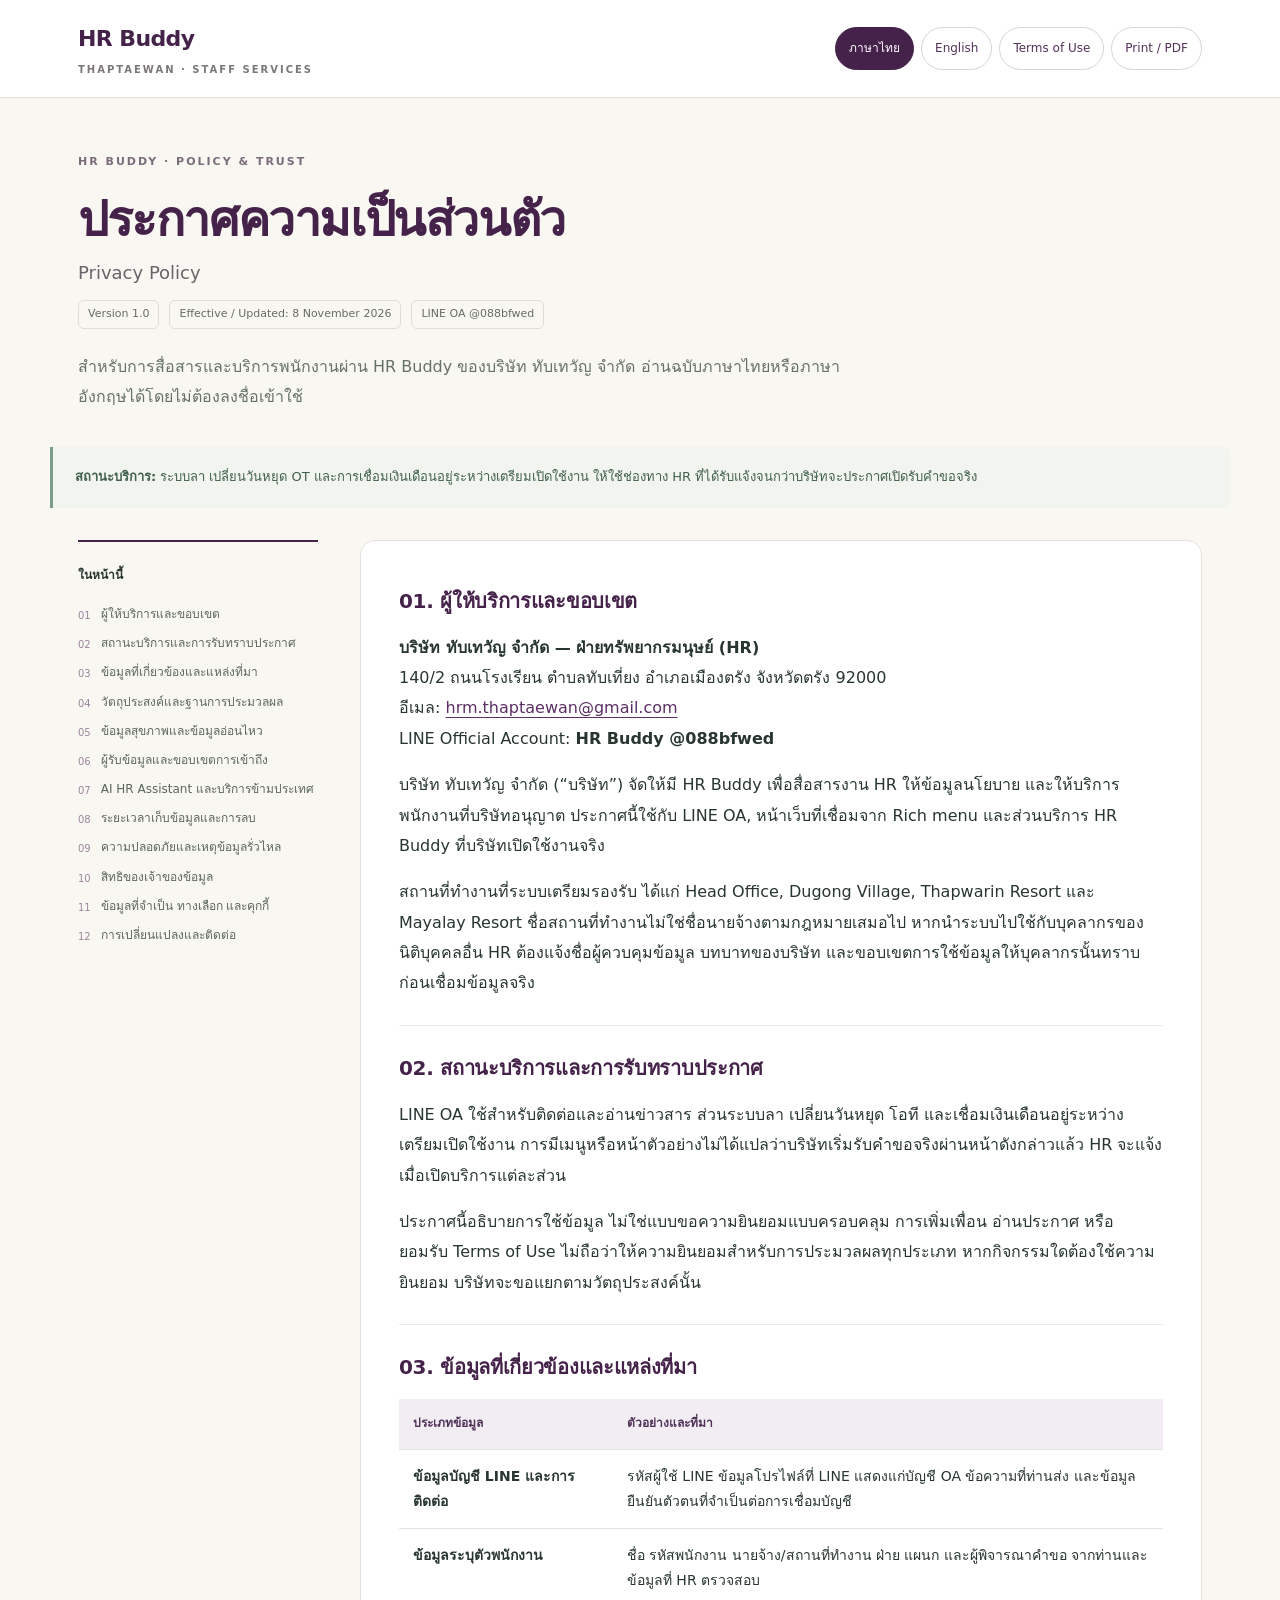
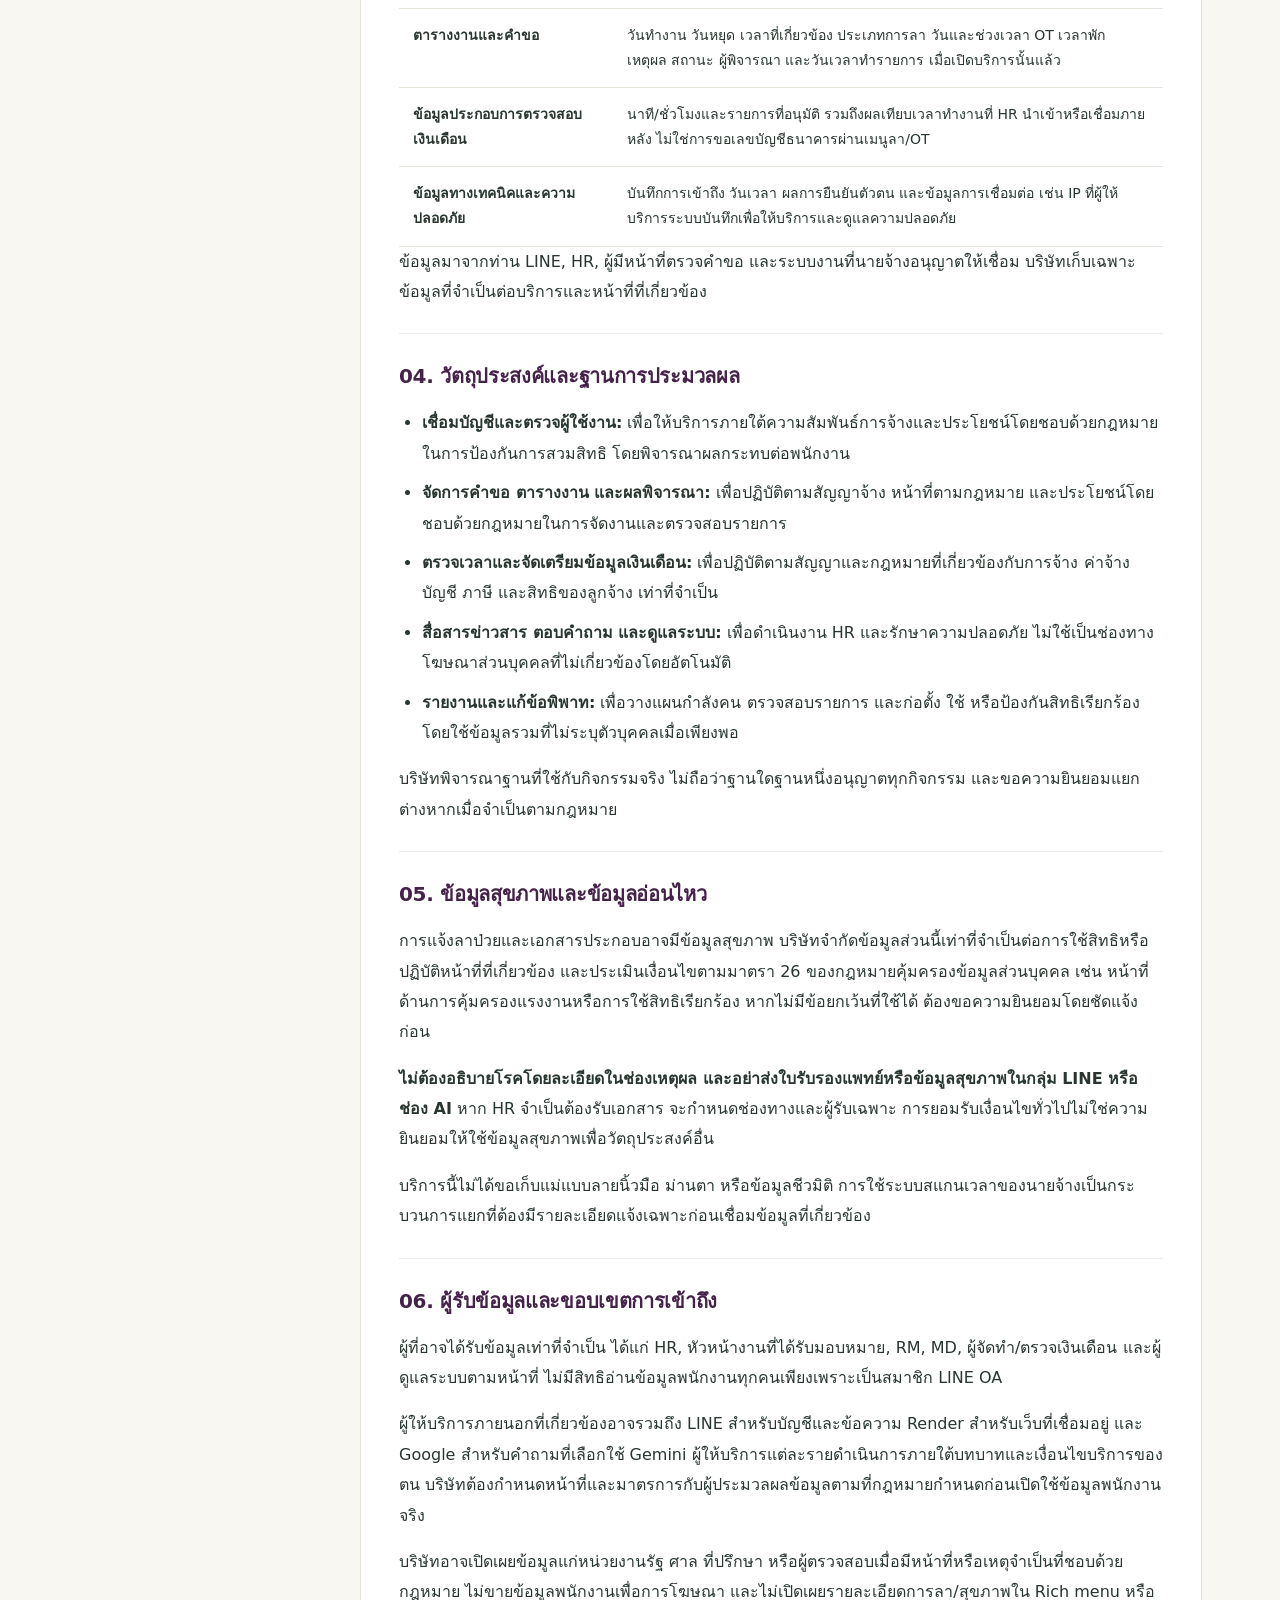
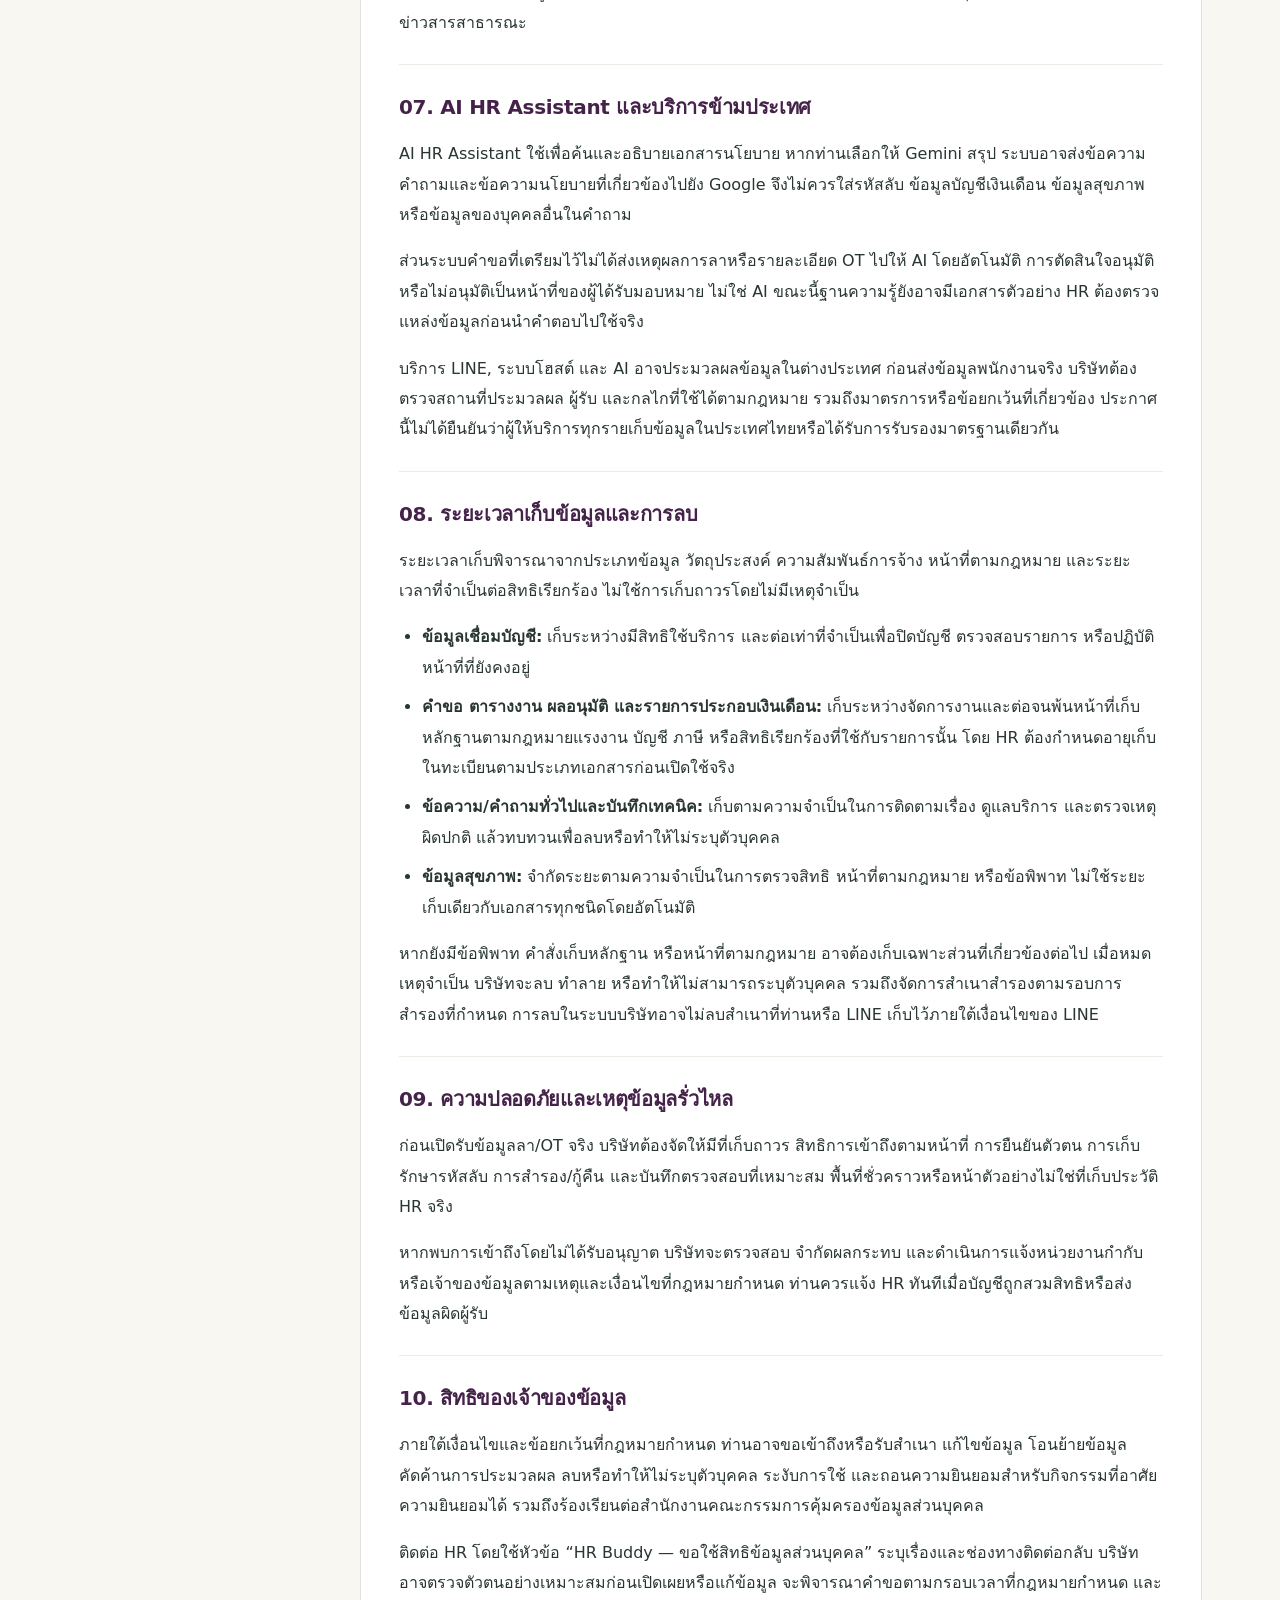
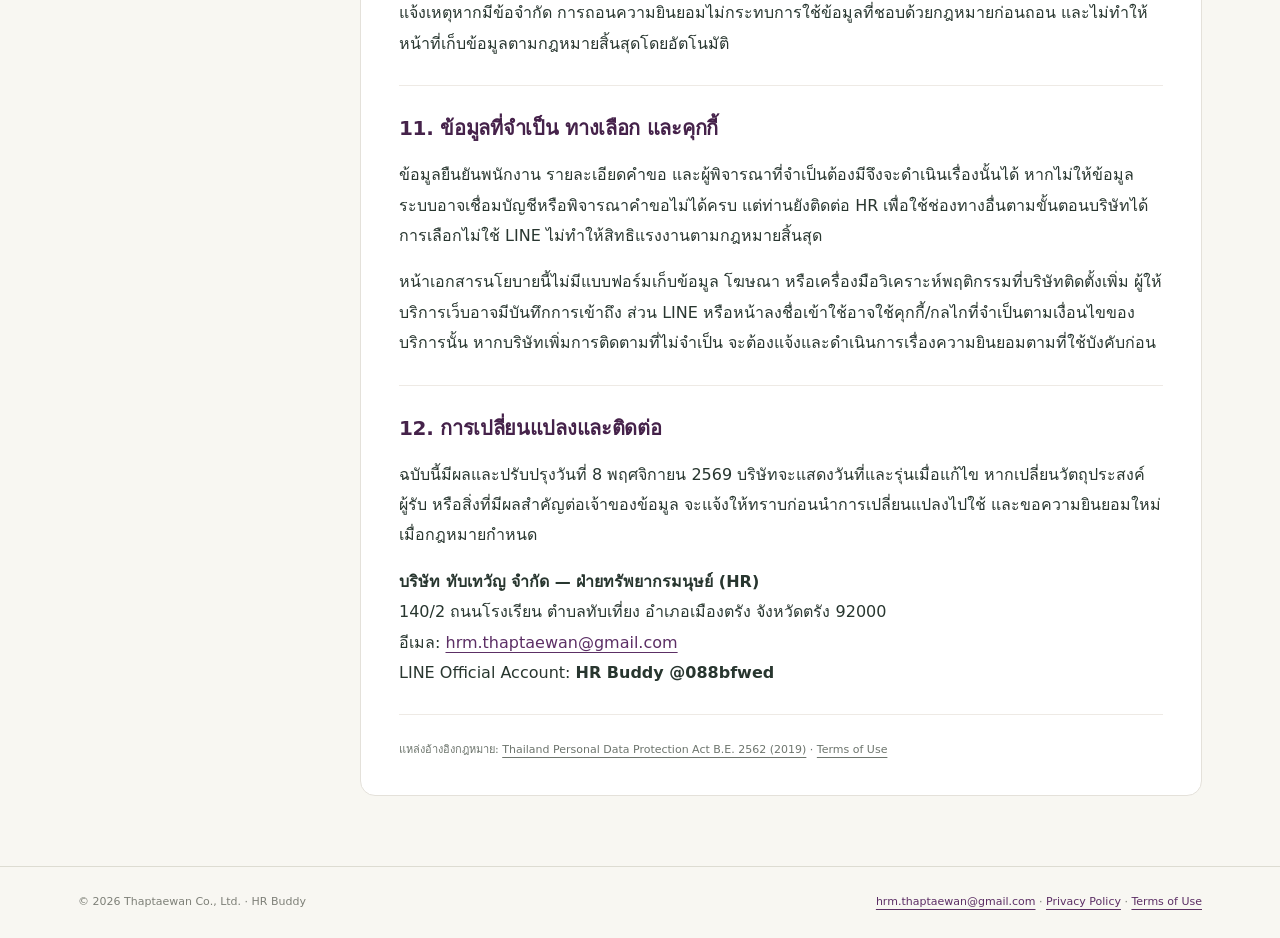
<file: static/privacy.html>
<!doctype html><html lang="th"><head><meta charset="utf-8"><meta name="viewport" content="width=device-width,initial-scale=1"><meta name="description" content="HR Buddy Privacy Policy — Thaptaewan Co., Ltd. Employee services via LINE OA @088bfwed. Thai and English."><meta name="referrer" content="same-origin"><meta name="color-scheme" content="light"><title>Privacy Policy | HR Buddy · Thaptaewan</title><style>*{box-sizing:border-box}html{scroll-behavior:smooth}body{margin:0;color:#28362f;background:#f8f7f2;font:16px/1.9 system-ui,-apple-system,"Segoe UI",sans-serif}a{color:#5c2f65;text-underline-offset:4px}header{border-bottom:1px solid #dfddd4;background:#fff;position:sticky;top:0;z-index:2}.top{max-width:1180px;margin:auto;padding:18px 28px;display:flex;align-items:center;justify-content:space-between;gap:20px}.brand{text-decoration:none;color:#45224a;font-size:22px;font-weight:800;letter-spacing:-.6px}.brand small{display:block;font-size:10px;letter-spacing:2px;color:#7b777b}.tools{display:flex;gap:7px;align-items:center;flex-wrap:wrap}button,.pill{font:inherit;font-size:12px;padding:9px 13px;border:1px solid #d7d4d7;border-radius:99px;background:white;color:#53325a;cursor:pointer;text-decoration:none}button[aria-pressed=true]{background:#45224a;color:white;border-color:#45224a}button:focus-visible,a:focus-visible{outline:3px solid #9bb7ab;outline-offset:4px}.skip{position:absolute;left:-9999px}.skip:focus{left:15px;top:15px;z-index:10;background:#fff;padding:12px}.hero{max-width:1180px;margin:auto;padding:54px 28px 34px}.eyebrow{font-size:11px;letter-spacing:2px;font-weight:700;color:#7a6d7b;text-transform:uppercase}h1{font-size:clamp(30px,4vw,48px);line-height:1.25;color:#45224a;letter-spacing:-1.4px;margin:16px 0}h1 span{display:block;font-size:18px;letter-spacing:0;color:#67656a;margin-top:13px;font-weight:500}.meta{display:flex;gap:10px;flex-wrap:wrap;font-size:11px;color:#686b66}.meta span{border:1px solid #deded4;border-radius:6px;padding:3px 9px}.intro{max-width:780px;color:#667168;margin:23px 0 0}.wrap{display:grid;grid-template-columns:240px minmax(0,1fr);gap:42px;max-width:1180px;margin:auto;padding:0 28px 70px}.toc{align-self:start;position:sticky;top:120px;border-top:2px solid #45224a;padding-top:17px}.toc strong{font-size:12px}.toc ol{padding:0;list-style:none;counter-reset:item}.toc li{counter-increment:item;margin:0 0 10px}.toc li a{display:flex;gap:10px;font-size:12px;line-height:1.6;color:#5c665e;text-decoration:none}.toc li a:before{content:counter(item,decimal-leading-zero);font-size:10px;color:#9b869d;padding-top:3px}article{background:white;border:1px solid #e4e1da;border-radius:15px;padding:18px 38px 35px}section{padding:26px 0;border-bottom:1px solid #eeeae5;scroll-margin-top:120px}section:last-child{border:0}h2{font-size:20px;line-height:1.6;color:#45224a;letter-spacing:-.3px;margin:0 0 16px}p{margin:0 0 16px}p:last-child{margin-bottom:0}li{margin-bottom:9px}ul{padding-left:23px}table{border-collapse:collapse;width:100%;font-size:14px;line-height:1.8}th,td{padding:14px;border-bottom:1px solid #e5e5de;text-align:left;vertical-align:top}th{background:#f1edf2;color:#503258;font-size:12px}td:first-child{width:28%;font-weight:600}.table-wrap{overflow:auto}.note{background:#f1f4ef;border-left:3px solid #7b9c8a;border-radius:0 8px 8px 0;padding:18px 22px;font-size:13px;color:#42604c;max-width:1180px;margin:0 auto 32px}.note-wrap{padding:0 28px}.references{font-size:11px;color:#6d756d;margin-top:25px;line-height:1.8}.references a{color:#6d756d}footer{border-top:1px solid #dddcd2;padding:25px 28px;color:#7e8078;font-size:11px}.foot{max-width:1124px;margin:auto;display:flex;justify-content:space-between;gap:20px;flex-wrap:wrap}[hidden]{display:none!important}@media(max-width:800px){.wrap{display:block;padding:0 18px 40px}.top{padding:14px 18px}.brand{font-size:19px}.brand small{font-size:8px}.tools{gap:4px}button,.pill{padding:7px 9px;font-size:10px}.hero{padding:32px 20px 25px}article{padding:10px 23px 25px}.toc{position:static;margin-bottom:25px;padding-top:13px}.toc ol{display:grid;grid-template-columns:1fr 1fr;gap:8px 15px}.toc li{margin:0}.toc li a{font-size:11px}.note-wrap{padding:0 18px}.note{font-size:12px}section{padding:23px 0}h2{font-size:18px}body{font-size:15px}td:first-child{width:30%}th,td{padding:10px;min-width:120px}h1{letter-spacing:-.6px}}@media print{header,.toc,.tools,.skip,.note-wrap{display:none!important}body{background:#fff;color:#111;font-size:11pt;line-height:1.6}.hero{padding:10px 0 20px}.wrap{display:block;padding:0}article{border:0;padding:0}section{padding:16px 0;break-inside:auto}h2{break-after:avoid}p,li{orphans:3;widows:3}a{color:#111}footer{margin-top:20px}h1{font-size:26pt}.meta{font-size:9pt}table{font-size:10pt}}</style></head><body><a class="skip" href="#main">Skip to content</a><header><div class="top"><a class="brand" href="/">HR Buddy<small>THAPTAEWAN · STAFF SERVICES</small></a><div class="tools"><button id="lang-th" type="button" aria-pressed="true">ภาษาไทย</button><button id="lang-en" type="button" aria-pressed="false">English</button><a class="pill" href="terms.html">Terms of Use</a><button id="print" type="button">Print / PDF</button></div></div></header><main id="main"><div class="hero"><div class="eyebrow">HR BUDDY · POLICY &amp; TRUST</div><h1><span id="title-main" style="font:inherit;color:inherit;letter-spacing:inherit;margin:0">ประกาศความเป็นส่วนตัว</span><span id="title-sub">Privacy Policy</span></h1><div class="meta"><span>Version 1.0</span><span>Effective / Updated: 8 November 2026</span><span>LINE OA @088bfwed</span></div><p class="intro language" data-language="th">สำหรับการสื่อสารและบริการพนักงานผ่าน HR Buddy ของบริษัท ทับเทวัญ จำกัด อ่านฉบับภาษาไทยหรือภาษาอังกฤษได้โดยไม่ต้องลงชื่อเข้าใช้</p><p class="intro language" data-language="en" hidden>For HR communication and employee services through HR Buddy, operated by Thaptaewan Co., Ltd. Available in Thai and English without sign-in.</p></div><div class="note-wrap"><div class="note language" data-language="th"><strong>สถานะบริการ:</strong> ระบบลา เปลี่ยนวันหยุด OT และการเชื่อมเงินเดือนอยู่ระหว่างเตรียมเปิดใช้งาน ให้ใช้ช่องทาง HR ที่ได้รับแจ้งจนกว่าบริษัทจะประกาศเปิดรับคำขอจริง</div><div class="note language" data-language="en" hidden><strong>Service status:</strong> Leave, day-off changes, OT and payroll connections are being prepared. Use the designated HR channel until the Company announces live submissions.</div></div><div class="wrap language" data-language="th" lang="th" ><aside class="toc"><strong>ในหน้านี้</strong><ol><li><a href="#th-01">ผู้ให้บริการและขอบเขต</a></li><li><a href="#th-02">สถานะบริการและการรับทราบประกาศ</a></li><li><a href="#th-03">ข้อมูลที่เกี่ยวข้องและแหล่งที่มา</a></li><li><a href="#th-04">วัตถุประสงค์และฐานการประมวลผล</a></li><li><a href="#th-05">ข้อมูลสุขภาพและข้อมูลอ่อนไหว</a></li><li><a href="#th-06">ผู้รับข้อมูลและขอบเขตการเข้าถึง</a></li><li><a href="#th-07">AI HR Assistant และบริการข้ามประเทศ</a></li><li><a href="#th-08">ระยะเวลาเก็บข้อมูลและการลบ</a></li><li><a href="#th-09">ความปลอดภัยและเหตุข้อมูลรั่วไหล</a></li><li><a href="#th-10">สิทธิของเจ้าของข้อมูล</a></li><li><a href="#th-11">ข้อมูลที่จำเป็น ทางเลือก และคุกกี้</a></li><li><a href="#th-12">การเปลี่ยนแปลงและติดต่อ</a></li></ol></aside><article><section id="th-01"><h2>01. ผู้ให้บริการและขอบเขต</h2><p><strong>บริษัท ทับเทวัญ จำกัด — ฝ่ายทรัพยากรมนุษย์ (HR)</strong><br>140/2 ถนนโรงเรียน ตำบลทับเที่ยง อำเภอเมืองตรัง จังหวัดตรัง 92000<br>อีเมล: <a href="mailto:hrm.thaptaewan@gmail.com">hrm.thaptaewan@gmail.com</a><br>LINE Official Account: <strong>HR Buddy @088bfwed</strong></p><p>บริษัท ทับเทวัญ จำกัด (“บริษัท”) จัดให้มี HR Buddy เพื่อสื่อสารงาน HR ให้ข้อมูลนโยบาย และให้บริการพนักงานที่บริษัทอนุญาต ประกาศนี้ใช้กับ LINE OA, หน้าเว็บที่เชื่อมจาก Rich menu และส่วนบริการ HR Buddy ที่บริษัทเปิดใช้งานจริง</p><p>สถานที่ทำงานที่ระบบเตรียมรองรับ ได้แก่ Head Office, Dugong Village, Thapwarin Resort และ Mayalay Resort ชื่อสถานที่ทำงานไม่ใช่ชื่อนายจ้างตามกฎหมายเสมอไป หากนำระบบไปใช้กับบุคลากรของนิติบุคคลอื่น HR ต้องแจ้งชื่อผู้ควบคุมข้อมูล บทบาทของบริษัท และขอบเขตการใช้ข้อมูลให้บุคลากรนั้นทราบก่อนเชื่อมข้อมูลจริง</p></section><section id="th-02"><h2>02. สถานะบริการและการรับทราบประกาศ</h2><p>LINE OA ใช้สำหรับติดต่อและอ่านข่าวสาร ส่วนระบบลา เปลี่ยนวันหยุด โอที และเชื่อมเงินเดือนอยู่ระหว่างเตรียมเปิดใช้งาน การมีเมนูหรือหน้าตัวอย่างไม่ได้แปลว่าบริษัทเริ่มรับคำขอจริงผ่านหน้าดังกล่าวแล้ว HR จะแจ้งเมื่อเปิดบริการแต่ละส่วน</p><p>ประกาศนี้อธิบายการใช้ข้อมูล ไม่ใช่แบบขอความยินยอมแบบครอบคลุม การเพิ่มเพื่อน อ่านประกาศ หรือยอมรับ Terms of Use ไม่ถือว่าให้ความยินยอมสำหรับการประมวลผลทุกประเภท หากกิจกรรมใดต้องใช้ความยินยอม บริษัทจะขอแยกตามวัตถุประสงค์นั้น</p></section><section id="th-03"><h2>03. ข้อมูลที่เกี่ยวข้องและแหล่งที่มา</h2><div class="table-wrap"><table><thead><tr><th>ประเภทข้อมูล</th><th>ตัวอย่างและที่มา</th></tr></thead><tbody><tr><td>ข้อมูลบัญชี LINE และการติดต่อ</td><td>รหัสผู้ใช้ LINE ข้อมูลโปรไฟล์ที่ LINE แสดงแก่บัญชี OA ข้อความที่ท่านส่ง และข้อมูลยืนยันตัวตนที่จำเป็นต่อการเชื่อมบัญชี</td></tr><tr><td>ข้อมูลระบุตัวพนักงาน</td><td>ชื่อ รหัสพนักงาน นายจ้าง/สถานที่ทำงาน ฝ่าย แผนก และผู้พิจารณาคำขอ จากท่านและข้อมูลที่ HR ตรวจสอบ</td></tr><tr><td>ตารางงานและคำขอ</td><td>วันทำงาน วันหยุด เวลาที่เกี่ยวข้อง ประเภทการลา วันและช่วงเวลา OT เวลาพัก เหตุผล สถานะ ผู้พิจารณา และวันเวลาทำรายการ เมื่อเปิดบริการนั้นแล้ว</td></tr><tr><td>ข้อมูลประกอบการตรวจสอบเงินเดือน</td><td>นาที/ชั่วโมงและรายการที่อนุมัติ รวมถึงผลเทียบเวลาทำงานที่ HR นำเข้าหรือเชื่อมภายหลัง ไม่ใช่การขอเลขบัญชีธนาคารผ่านเมนูลา/OT</td></tr><tr><td>ข้อมูลทางเทคนิคและความปลอดภัย</td><td>บันทึกการเข้าถึง วันเวลา ผลการยืนยันตัวตน และข้อมูลการเชื่อมต่อ เช่น IP ที่ผู้ให้บริการระบบบันทึกเพื่อให้บริการและดูแลความปลอดภัย</td></tr></tbody></table></div><p>ข้อมูลมาจากท่าน LINE, HR, ผู้มีหน้าที่ตรวจคำขอ และระบบงานที่นายจ้างอนุญาตให้เชื่อม บริษัทเก็บเฉพาะข้อมูลที่จำเป็นต่อบริการและหน้าที่ที่เกี่ยวข้อง</p></section><section id="th-04"><h2>04. วัตถุประสงค์และฐานการประมวลผล</h2><ul><li><strong>เชื่อมบัญชีและตรวจผู้ใช้งาน:</strong> เพื่อให้บริการภายใต้ความสัมพันธ์การจ้างและประโยชน์โดยชอบด้วยกฎหมายในการป้องกันการสวมสิทธิ โดยพิจารณาผลกระทบต่อพนักงาน</li><li><strong>จัดการคำขอ ตารางงาน และผลพิจารณา:</strong> เพื่อปฏิบัติตามสัญญาจ้าง หน้าที่ตามกฎหมาย และประโยชน์โดยชอบด้วยกฎหมายในการจัดงานและตรวจสอบรายการ</li><li><strong>ตรวจเวลาและจัดเตรียมข้อมูลเงินเดือน:</strong> เพื่อปฏิบัติตามสัญญาและกฎหมายที่เกี่ยวข้องกับการจ้าง ค่าจ้าง บัญชี ภาษี และสิทธิของลูกจ้าง เท่าที่จำเป็น</li><li><strong>สื่อสารข่าวสาร ตอบคำถาม และดูแลระบบ:</strong> เพื่อดำเนินงาน HR และรักษาความปลอดภัย ไม่ใช้เป็นช่องทางโฆษณาส่วนบุคคลที่ไม่เกี่ยวข้องโดยอัตโนมัติ</li><li><strong>รายงานและแก้ข้อพิพาท:</strong> เพื่อวางแผนกำลังคน ตรวจสอบรายการ และก่อตั้ง ใช้ หรือป้องกันสิทธิเรียกร้อง โดยใช้ข้อมูลรวมที่ไม่ระบุตัวบุคคลเมื่อเพียงพอ</li></ul><p>บริษัทพิจารณาฐานที่ใช้กับกิจกรรมจริง ไม่ถือว่าฐานใดฐานหนึ่งอนุญาตทุกกิจกรรม และขอความยินยอมแยกต่างหากเมื่อจำเป็นตามกฎหมาย</p></section><section id="th-05"><h2>05. ข้อมูลสุขภาพและข้อมูลอ่อนไหว</h2><p>การแจ้งลาป่วยและเอกสารประกอบอาจมีข้อมูลสุขภาพ บริษัทจำกัดข้อมูลส่วนนี้เท่าที่จำเป็นต่อการใช้สิทธิหรือปฏิบัติหน้าที่ที่เกี่ยวข้อง และประเมินเงื่อนไขตามมาตรา 26 ของกฎหมายคุ้มครองข้อมูลส่วนบุคคล เช่น หน้าที่ด้านการคุ้มครองแรงงานหรือการใช้สิทธิเรียกร้อง หากไม่มีข้อยกเว้นที่ใช้ได้ ต้องขอความยินยอมโดยชัดแจ้งก่อน</p><p><strong>ไม่ต้องอธิบายโรคโดยละเอียดในช่องเหตุผล และอย่าส่งใบรับรองแพทย์หรือข้อมูลสุขภาพในกลุ่ม LINE หรือช่อง AI</strong> หาก HR จำเป็นต้องรับเอกสาร จะกำหนดช่องทางและผู้รับเฉพาะ การยอมรับเงื่อนไขทั่วไปไม่ใช่ความยินยอมให้ใช้ข้อมูลสุขภาพเพื่อวัตถุประสงค์อื่น</p><p>บริการนี้ไม่ได้ขอเก็บแม่แบบลายนิ้วมือ ม่านตา หรือข้อมูลชีวมิติ การใช้ระบบสแกนเวลาของนายจ้างเป็นกระบวนการแยกที่ต้องมีรายละเอียดแจ้งเฉพาะก่อนเชื่อมข้อมูลที่เกี่ยวข้อง</p></section><section id="th-06"><h2>06. ผู้รับข้อมูลและขอบเขตการเข้าถึง</h2><p>ผู้ที่อาจได้รับข้อมูลเท่าที่จำเป็น ได้แก่ HR, หัวหน้างานที่ได้รับมอบหมาย, RM, MD, ผู้จัดทำ/ตรวจเงินเดือน และผู้ดูแลระบบตามหน้าที่ ไม่มีสิทธิอ่านข้อมูลพนักงานทุกคนเพียงเพราะเป็นสมาชิก LINE OA</p><p>ผู้ให้บริการภายนอกที่เกี่ยวข้องอาจรวมถึง LINE สำหรับบัญชีและข้อความ Render สำหรับเว็บที่เชื่อมอยู่ และ Google สำหรับคำถามที่เลือกใช้ Gemini ผู้ให้บริการแต่ละรายดำเนินการภายใต้บทบาทและเงื่อนไขบริการของตน บริษัทต้องกำหนดหน้าที่และมาตรการกับผู้ประมวลผลข้อมูลตามที่กฎหมายกำหนดก่อนเปิดใช้ข้อมูลพนักงานจริง</p><p>บริษัทอาจเปิดเผยข้อมูลแก่หน่วยงานรัฐ ศาล ที่ปรึกษา หรือผู้ตรวจสอบเมื่อมีหน้าที่หรือเหตุจำเป็นที่ชอบด้วยกฎหมาย ไม่ขายข้อมูลพนักงานเพื่อการโฆษณา และไม่เปิดเผยรายละเอียดการลา/สุขภาพใน Rich menu หรือข่าวสารสาธารณะ</p></section><section id="th-07"><h2>07. AI HR Assistant และบริการข้ามประเทศ</h2><p>AI HR Assistant ใช้เพื่อค้นและอธิบายเอกสารนโยบาย หากท่านเลือกให้ Gemini สรุป ระบบอาจส่งข้อความคำถามและข้อความนโยบายที่เกี่ยวข้องไปยัง Google จึงไม่ควรใส่รหัสลับ ข้อมูลบัญชีเงินเดือน ข้อมูลสุขภาพ หรือข้อมูลของบุคคลอื่นในคำถาม</p><p>ส่วนระบบคำขอที่เตรียมไว้ไม่ได้ส่งเหตุผลการลาหรือรายละเอียด OT ไปให้ AI โดยอัตโนมัติ การตัดสินใจอนุมัติหรือไม่อนุมัติเป็นหน้าที่ของผู้ได้รับมอบหมาย ไม่ใช่ AI ขณะนี้ฐานความรู้ยังอาจมีเอกสารตัวอย่าง HR ต้องตรวจแหล่งข้อมูลก่อนนำคำตอบไปใช้จริง</p><p>บริการ LINE, ระบบโฮสต์ และ AI อาจประมวลผลข้อมูลในต่างประเทศ ก่อนส่งข้อมูลพนักงานจริง บริษัทต้องตรวจสถานที่ประมวลผล ผู้รับ และกลไกที่ใช้ได้ตามกฎหมาย รวมถึงมาตรการหรือข้อยกเว้นที่เกี่ยวข้อง ประกาศนี้ไม่ได้ยืนยันว่าผู้ให้บริการทุกรายเก็บข้อมูลในประเทศไทยหรือได้รับการรับรองมาตรฐานเดียวกัน</p></section><section id="th-08"><h2>08. ระยะเวลาเก็บข้อมูลและการลบ</h2><p>ระยะเวลาเก็บพิจารณาจากประเภทข้อมูล วัตถุประสงค์ ความสัมพันธ์การจ้าง หน้าที่ตามกฎหมาย และระยะเวลาที่จำเป็นต่อสิทธิเรียกร้อง ไม่ใช้การเก็บถาวรโดยไม่มีเหตุจำเป็น</p><ul><li><strong>ข้อมูลเชื่อมบัญชี:</strong> เก็บระหว่างมีสิทธิใช้บริการ และต่อเท่าที่จำเป็นเพื่อปิดบัญชี ตรวจสอบรายการ หรือปฏิบัติหน้าที่ที่ยังคงอยู่</li><li><strong>คำขอ ตารางงาน ผลอนุมัติ และรายการประกอบเงินเดือน:</strong> เก็บระหว่างจัดการงานและต่อจนพ้นหน้าที่เก็บหลักฐานตามกฎหมายแรงงาน บัญชี ภาษี หรือสิทธิเรียกร้องที่ใช้กับรายการนั้น โดย HR ต้องกำหนดอายุเก็บในทะเบียนตามประเภทเอกสารก่อนเปิดใช้จริง</li><li><strong>ข้อความ/คำถามทั่วไปและบันทึกเทคนิค:</strong> เก็บตามความจำเป็นในการติดตามเรื่อง ดูแลบริการ และตรวจเหตุผิดปกติ แล้วทบทวนเพื่อลบหรือทำให้ไม่ระบุตัวบุคคล</li><li><strong>ข้อมูลสุขภาพ:</strong> จำกัดระยะตามความจำเป็นในการตรวจสิทธิ หน้าที่ตามกฎหมาย หรือข้อพิพาท ไม่ใช้ระยะเก็บเดียวกับเอกสารทุกชนิดโดยอัตโนมัติ</li></ul><p>หากยังมีข้อพิพาท คำสั่งเก็บหลักฐาน หรือหน้าที่ตามกฎหมาย อาจต้องเก็บเฉพาะส่วนที่เกี่ยวข้องต่อไป เมื่อหมดเหตุจำเป็น บริษัทจะลบ ทำลาย หรือทำให้ไม่สามารถระบุตัวบุคคล รวมถึงจัดการสำเนาสำรองตามรอบการสำรองที่กำหนด การลบในระบบบริษัทอาจไม่ลบสำเนาที่ท่านหรือ LINE เก็บไว้ภายใต้เงื่อนไขของ LINE</p></section><section id="th-09"><h2>09. ความปลอดภัยและเหตุข้อมูลรั่วไหล</h2><p>ก่อนเปิดรับข้อมูลลา/OT จริง บริษัทต้องจัดให้มีที่เก็บถาวร สิทธิการเข้าถึงตามหน้าที่ การยืนยันตัวตน การเก็บรักษารหัสลับ การสำรอง/กู้คืน และบันทึกตรวจสอบที่เหมาะสม พื้นที่ชั่วคราวหรือหน้าตัวอย่างไม่ใช่ที่เก็บประวัติ HR จริง</p><p>หากพบการเข้าถึงโดยไม่ได้รับอนุญาต บริษัทจะตรวจสอบ จำกัดผลกระทบ และดำเนินการแจ้งหน่วยงานกำกับหรือเจ้าของข้อมูลตามเหตุและเงื่อนไขที่กฎหมายกำหนด ท่านควรแจ้ง HR ทันทีเมื่อบัญชีถูกสวมสิทธิหรือส่งข้อมูลผิดผู้รับ</p></section><section id="th-10"><h2>10. สิทธิของเจ้าของข้อมูล</h2><p>ภายใต้เงื่อนไขและข้อยกเว้นที่กฎหมายกำหนด ท่านอาจขอเข้าถึงหรือรับสำเนา แก้ไขข้อมูล โอนย้ายข้อมูล คัดค้านการประมวลผล ลบหรือทำให้ไม่ระบุตัวบุคคล ระงับการใช้ และถอนความยินยอมสำหรับกิจกรรมที่อาศัยความยินยอมได้ รวมถึงร้องเรียนต่อสำนักงานคณะกรรมการคุ้มครองข้อมูลส่วนบุคคล</p><p>ติดต่อ HR โดยใช้หัวข้อ “HR Buddy — ขอใช้สิทธิข้อมูลส่วนบุคคล” ระบุเรื่องและช่องทางติดต่อกลับ บริษัทอาจตรวจตัวตนอย่างเหมาะสมก่อนเปิดเผยหรือแก้ข้อมูล จะพิจารณาคำขอตามกรอบเวลาที่กฎหมายกำหนด และแจ้งเหตุหากมีข้อจำกัด การถอนความยินยอมไม่กระทบการใช้ข้อมูลที่ชอบด้วยกฎหมายก่อนถอน และไม่ทำให้หน้าที่เก็บข้อมูลตามกฎหมายสิ้นสุดโดยอัตโนมัติ</p></section><section id="th-11"><h2>11. ข้อมูลที่จำเป็น ทางเลือก และคุกกี้</h2><p>ข้อมูลยืนยันพนักงาน รายละเอียดคำขอ และผู้พิจารณาที่จำเป็นต้องมีจึงจะดำเนินเรื่องนั้นได้ หากไม่ให้ข้อมูล ระบบอาจเชื่อมบัญชีหรือพิจารณาคำขอไม่ได้ครบ แต่ท่านยังติดต่อ HR เพื่อใช้ช่องทางอื่นตามขั้นตอนบริษัทได้ การเลือกไม่ใช้ LINE ไม่ทำให้สิทธิแรงงานตามกฎหมายสิ้นสุด</p><p>หน้าเอกสารนโยบายนี้ไม่มีแบบฟอร์มเก็บข้อมูล โฆษณา หรือเครื่องมือวิเคราะห์พฤติกรรมที่บริษัทติดตั้งเพิ่ม ผู้ให้บริการเว็บอาจมีบันทึกการเข้าถึง ส่วน LINE หรือหน้าลงชื่อเข้าใช้อาจใช้คุกกี้/กลไกที่จำเป็นตามเงื่อนไขของบริการนั้น หากบริษัทเพิ่มการติดตามที่ไม่จำเป็น จะต้องแจ้งและดำเนินการเรื่องความยินยอมตามที่ใช้บังคับก่อน</p></section><section id="th-12"><h2>12. การเปลี่ยนแปลงและติดต่อ</h2><p>ฉบับนี้มีผลและปรับปรุงวันที่ 8 พฤศจิกายน 2569 บริษัทจะแสดงวันที่และรุ่นเมื่อแก้ไข หากเปลี่ยนวัตถุประสงค์ ผู้รับ หรือสิ่งที่มีผลสำคัญต่อเจ้าของข้อมูล จะแจ้งให้ทราบก่อนนำการเปลี่ยนแปลงไปใช้ และขอความยินยอมใหม่เมื่อกฎหมายกำหนด</p><p><strong>บริษัท ทับเทวัญ จำกัด — ฝ่ายทรัพยากรมนุษย์ (HR)</strong><br>140/2 ถนนโรงเรียน ตำบลทับเที่ยง อำเภอเมืองตรัง จังหวัดตรัง 92000<br>อีเมล: <a href="mailto:hrm.thaptaewan@gmail.com">hrm.thaptaewan@gmail.com</a><br>LINE Official Account: <strong>HR Buddy @088bfwed</strong></p></section><div class="references">แหล่งอ้างอิงกฎหมาย: <a href="https://www.epad.go.th/fileupload/3589927270.pdf" target="_blank" rel="noopener">Thailand Personal Data Protection Act B.E. 2562 (2019)</a> · <a href="terms.html">Terms of Use</a></div></article></div><div class="wrap language" data-language="en" lang="en" hidden><aside class="toc"><strong>ON THIS PAGE</strong><ol><li><a href="#en-01">Operator and scope</a></li><li><a href="#en-02">Service rollout and acknowledgement</a></li><li><a href="#en-03">Data categories and sources</a></li><li><a href="#en-04">Purposes and lawful grounds</a></li><li><a href="#en-05">Health and sensitive data</a></li><li><a href="#en-06">Recipients and access</a></li><li><a href="#en-07">AI and international processing</a></li><li><a href="#en-08">Retention and deletion</a></li><li><a href="#en-09">Security and incidents</a></li><li><a href="#en-10">Your data rights</a></li><li><a href="#en-11">Required information, alternatives and cookies</a></li><li><a href="#en-12">Updates and contact</a></li></ol></aside><article><section id="en-01"><h2>01. Operator and scope</h2><p><strong>Thaptaewan Co., Ltd. — Human Resources</strong><br>140/2 Rong Rian Road, Thap Thiang, Mueang Trang, Trang 92000, Thailand<br>Email: <a href="mailto:hrm.thaptaewan@gmail.com">hrm.thaptaewan@gmail.com</a><br>LINE Official Account: <strong>HR Buddy @088bfwed</strong></p><p>Thaptaewan Co., Ltd. (the “Company”) operates HR Buddy for HR communication, policy information and employee services it has authorized. This notice covers the LINE Official Account, linked web forms and HR Buddy functions actually made available by the Company.</p><p>The planned work locations are Head Office, Dugong Village, Thapwarin Resort and Mayalay Resort. A work-location name does not necessarily identify the legal employer. Before using another legal entity’s employee records, HR must identify the relevant controller, the Company’s role and the applicable data-sharing scope to those employees.</p></section><section id="en-02"><h2>02. Service rollout and acknowledgement</h2><p>The LINE account supports communication and information. Leave, day-off changes, OT and payroll connections are being prepared. A menu or demonstration page does not mean live requests are accepted. HR will announce when each function opens.</p><p>This notice explains processing; it is not blanket consent. Adding the account, reading this notice or accepting the Terms of Use does not provide consent for every processing activity. Where consent is required, it will be requested separately for the relevant purpose.</p></section><section id="en-03"><h2>03. Data categories and sources</h2><ul><li><strong>LINE and contact data:</strong> LINE user identifier, profile information made available to the OA, messages you send and verification information needed to link an account.</li><li><strong>Employee identification:</strong> name, employee number, employer/work location, department and assigned reviewers, supplied by you and verified HR records.</li><li><strong>Rosters and requests:</strong> workdays, days off, relevant times, leave type, requested OT interval, unpaid breaks, reasons, status, reviewers and transaction timestamps, once that function is live.</li><li><strong>Payroll-support records:</strong> approved work minutes/hours and events, plus attendance reconciliation later imported or connected by HR. The leave/OT menu does not request your bank account.</li><li><strong>Technical and security data:</strong> access times, verification results and connection information, such as IP data recorded by infrastructure providers for operation and security.</li></ul><p>Sources include you, LINE, HR, assigned reviewers and employer-authorized business systems. Only data necessary for the relevant service and duties is collected.</p></section><section id="en-04"><h2>04. Purposes and lawful grounds</h2><ul><li><strong>Account linking and authentication:</strong> employment-related service delivery and legitimate interests in preventing impersonation, assessed against employee rights.</li><li><strong>Requests, rosters and decisions:</strong> employment-contract administration, relevant legal obligations and legitimate interests in allocating work and maintaining accurate records.</li><li><strong>Attendance and payroll preparation:</strong> contractual and legal duties concerning employment, wages, accounting, tax and employee rights, only as necessary.</li><li><strong>HR information and service operation:</strong> relevant communications, support and system security; not automatic unrelated personalized advertising.</li><li><strong>Reporting and disputes:</strong> staffing analysis, transaction checks and establishing, exercising or defending legal claims. Aggregated non-identifying information is used when sufficient.</li></ul><p>The Company assesses the ground for each actual activity. No single ground authorizes all processing. Separate consent is requested where required.</p></section><section id="en-05"><h2>05. Health and sensitive data</h2><p>A sick-leave notice or supporting evidence may contain health data. Collection and use must be limited to what is necessary for relevant rights or duties and assessed under Section 26 of Thailand’s PDPA, including applicable labour-protection or legal-claims exceptions. Explicit consent must be obtained first when no applicable exception is available.</p><p><strong>Do not put detailed diagnoses in a reason field or send medical certificates in a LINE group or the AI assistant.</strong> Where HR needs supporting documents, it will specify a restricted recipient and channel. General terms do not constitute consent for unrelated health-data use.</p><p>HR Buddy does not request fingerprint, iris or biometric templates. An employer’s biometric time clock is a separate process requiring its own information before any relevant connection.</p></section><section id="en-06"><h2>06. Recipients and access</h2><p>Necessary recipients may include authorized HR staff, the assigned supervisor, RM, MD, payroll preparers/reviewers and technical administrators within their duties. OA membership alone does not permit access to every employee’s records.</p><p>Relevant external services may include LINE for account/messages, Render for the linked web service and Google for questions submitted using Gemini. Their roles and service terms differ. The Company must arrange the processor responsibilities and safeguards required by law before using live employee data.</p><p>Necessary lawful disclosures may also be made to authorities, courts, advisers or auditors. Employee information is not sold for advertising, and leave/health details are not published in a rich menu or public announcements.</p></section><section id="en-07"><h2>07. AI and international processing</h2><p>AI HR Assistant helps find and explain policy material. If you choose a Gemini summary, the question and relevant policy excerpts may be sent to Google. Do not include secrets, personal payroll details, health data or other people’s information in an AI question.</p><p>The prepared request workflow does not automatically send leave reasons or OT details to AI. Assigned people make approval decisions. The knowledge base may still contain sample documents; HR must verify the evidence before operational reliance.</p><p>LINE, hosting and AI services may process information outside Thailand. Before transferring live employee data, the Company must assess processing locations, recipients and the applicable lawful transfer mechanism, safeguards or exceptions. This notice does not claim that every provider stores data in Thailand or holds identical certifications.</p></section><section id="en-08"><h2>08. Retention and deletion</h2><p>Retention depends on the data category, purpose, employment relationship, legal recordkeeping duties and necessary claims periods. Records are not retained indefinitely without a reason.</p><ul><li><strong>Account-linking data:</strong> while access is authorized, then only as necessary for account closure, transaction checks or continuing duties.</li><li><strong>Requests, rosters, decisions and payroll-support events:</strong> while needed for administration and until applicable employment, accounting, tax or claims-related retention duties expire. Before live operation, HR must maintain a record-category retention schedule.</li><li><strong>General messages/questions and technical logs:</strong> as necessary for following up the matter, operating the service and investigating incidents, with review for deletion or anonymization.</li><li><strong>Health data:</strong> limited to the relevant eligibility check, legal duty or dispute, rather than automatically using a single period for every document.</li></ul><p>Relevant records may be held longer for an unresolved dispute, preservation order or legal obligation. When no longer necessary, they will be deleted, destroyed or anonymized, with backups handled under the backup cycle. Deletion from Company systems may not remove copies retained by you or LINE under LINE’s terms.</p></section><section id="en-09"><h2>09. Security and incidents</h2><p>Before enabling live leave/OT records, the Company must put appropriate durable storage, role-based access, authentication, secret handling, backup/restore and audit arrangements in place. Temporary storage and demonstrations are not live HR record stores.</p><p>Unauthorized access will be investigated and contained, with regulator/data-subject notifications made when legally required. Contact HR promptly if your account is impersonated or you send information to the wrong recipient.</p></section><section id="en-10"><h2>10. Your data rights</h2><p>Subject to applicable legal conditions and exceptions, you may request access/copies, correction, portability, objection, erasure/anonymization, restriction and withdrawal of consent for consent-based activities. You may also complain to Thailand’s Personal Data Protection Committee Office.</p><p>Contact HR with the subject “HR Buddy — Personal data rights request” and explain the request and a reply channel. Proportionate identity checks may be needed before disclosure or changes. Requests are handled within applicable legal deadlines, with reasons provided for limitations. Withdrawal does not affect earlier lawful consent-based processing or automatically end mandatory recordkeeping.</p></section><section id="en-11"><h2>11. Required information, alternatives and cookies</h2><p>Employee verification, necessary request details and assigned reviewers are needed for the relevant transaction. Without them, account linking or processing may not be possible. You can contact HR for an alternative Company process. Choosing not to use LINE does not remove statutory employment rights.</p><p>This policy page has no collection form, advertising or Company-added behavioural analytics. Hosting providers may log access. LINE/sign-in pages may use necessary cookies or mechanisms under their own terms. Any future non-essential Company tracking requires appropriate notice and consent steps before use.</p></section><section id="en-12"><h2>12. Updates and contact</h2><p>Effective and last updated: 8 November 2026. Versions and dates will be shown when revised. Material changes to purposes, recipients or data-subject interests will be communicated before application, and fresh consent requested where legally required.</p><p><strong>Thaptaewan Co., Ltd. — Human Resources</strong><br>140/2 Rong Rian Road, Thap Thiang, Mueang Trang, Trang 92000, Thailand<br>Email: <a href="mailto:hrm.thaptaewan@gmail.com">hrm.thaptaewan@gmail.com</a><br>LINE Official Account: <strong>HR Buddy @088bfwed</strong></p></section><div class="references">Legal reference: <a href="https://www.epad.go.th/fileupload/3589927270.pdf" target="_blank" rel="noopener">Thailand Personal Data Protection Act B.E. 2562 (2019)</a> · <a href="terms.html">Terms of Use</a></div></article></div></main><footer><div class="foot"><span>© 2026 Thaptaewan Co., Ltd. · HR Buddy</span><span><a href="mailto:hrm.thaptaewan@gmail.com">hrm.thaptaewan@gmail.com</a> · <a href="privacy.html">Privacy Policy</a> · <a href="terms.html">Terms of Use</a></span></div></footer><script>
const titles={"th": ["ประกาศความเป็นส่วนตัว", "Privacy Policy"], "en": ["Privacy Policy", "ประกาศความเป็นส่วนตัว"]};
function language(lang){document.documentElement.lang=lang;document.querySelectorAll('.language').forEach(el=>el.hidden=el.dataset.language!==lang);document.getElementById('lang-th').setAttribute('aria-pressed',lang==='th');document.getElementById('lang-en').setAttribute('aria-pressed',lang==='en');document.getElementById('title-main').textContent=titles[lang][0];document.getElementById('title-sub').textContent=titles[lang][1];}
document.getElementById('lang-th').onclick=()=>language('th');document.getElementById('lang-en').onclick=()=>language('en');document.getElementById('print').onclick=()=>window.print();language(new URL(location.href).searchParams.get('lang')==='en'?'en':'th');
</script></body></html>
</file>
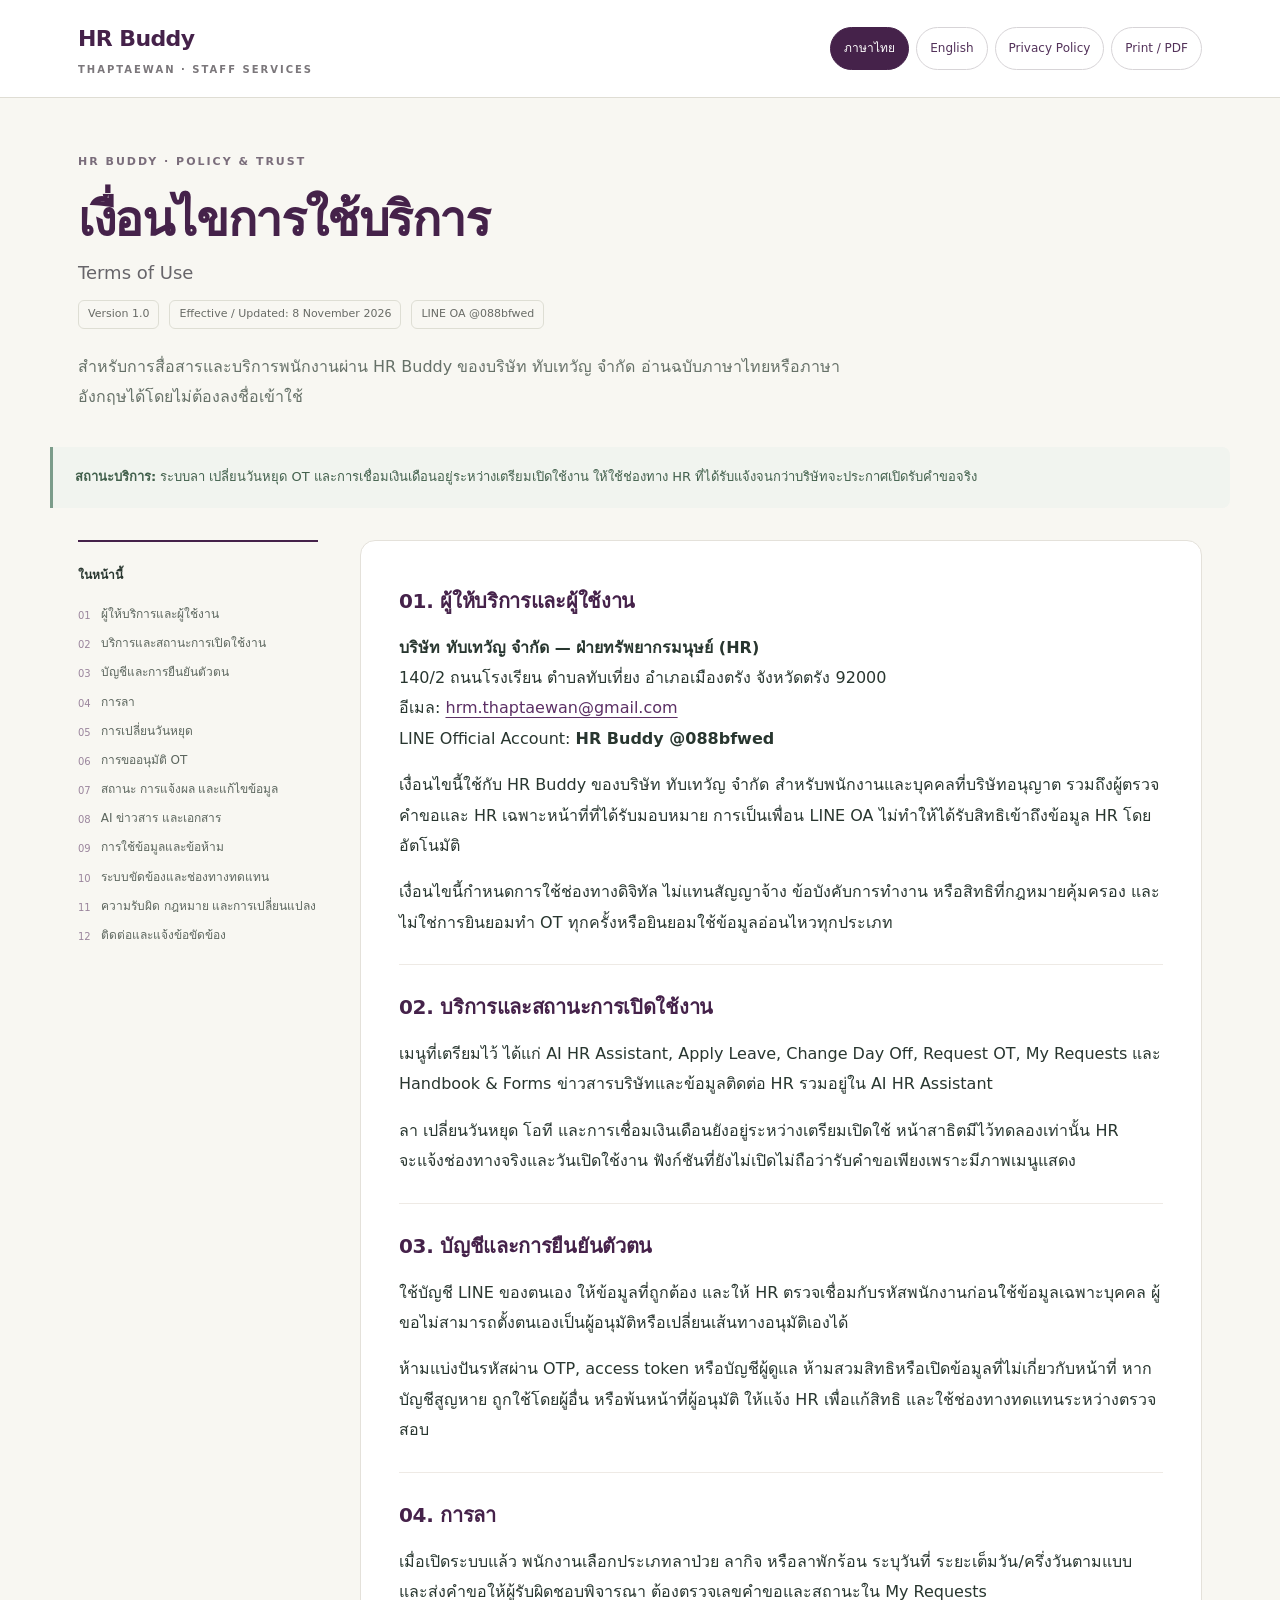
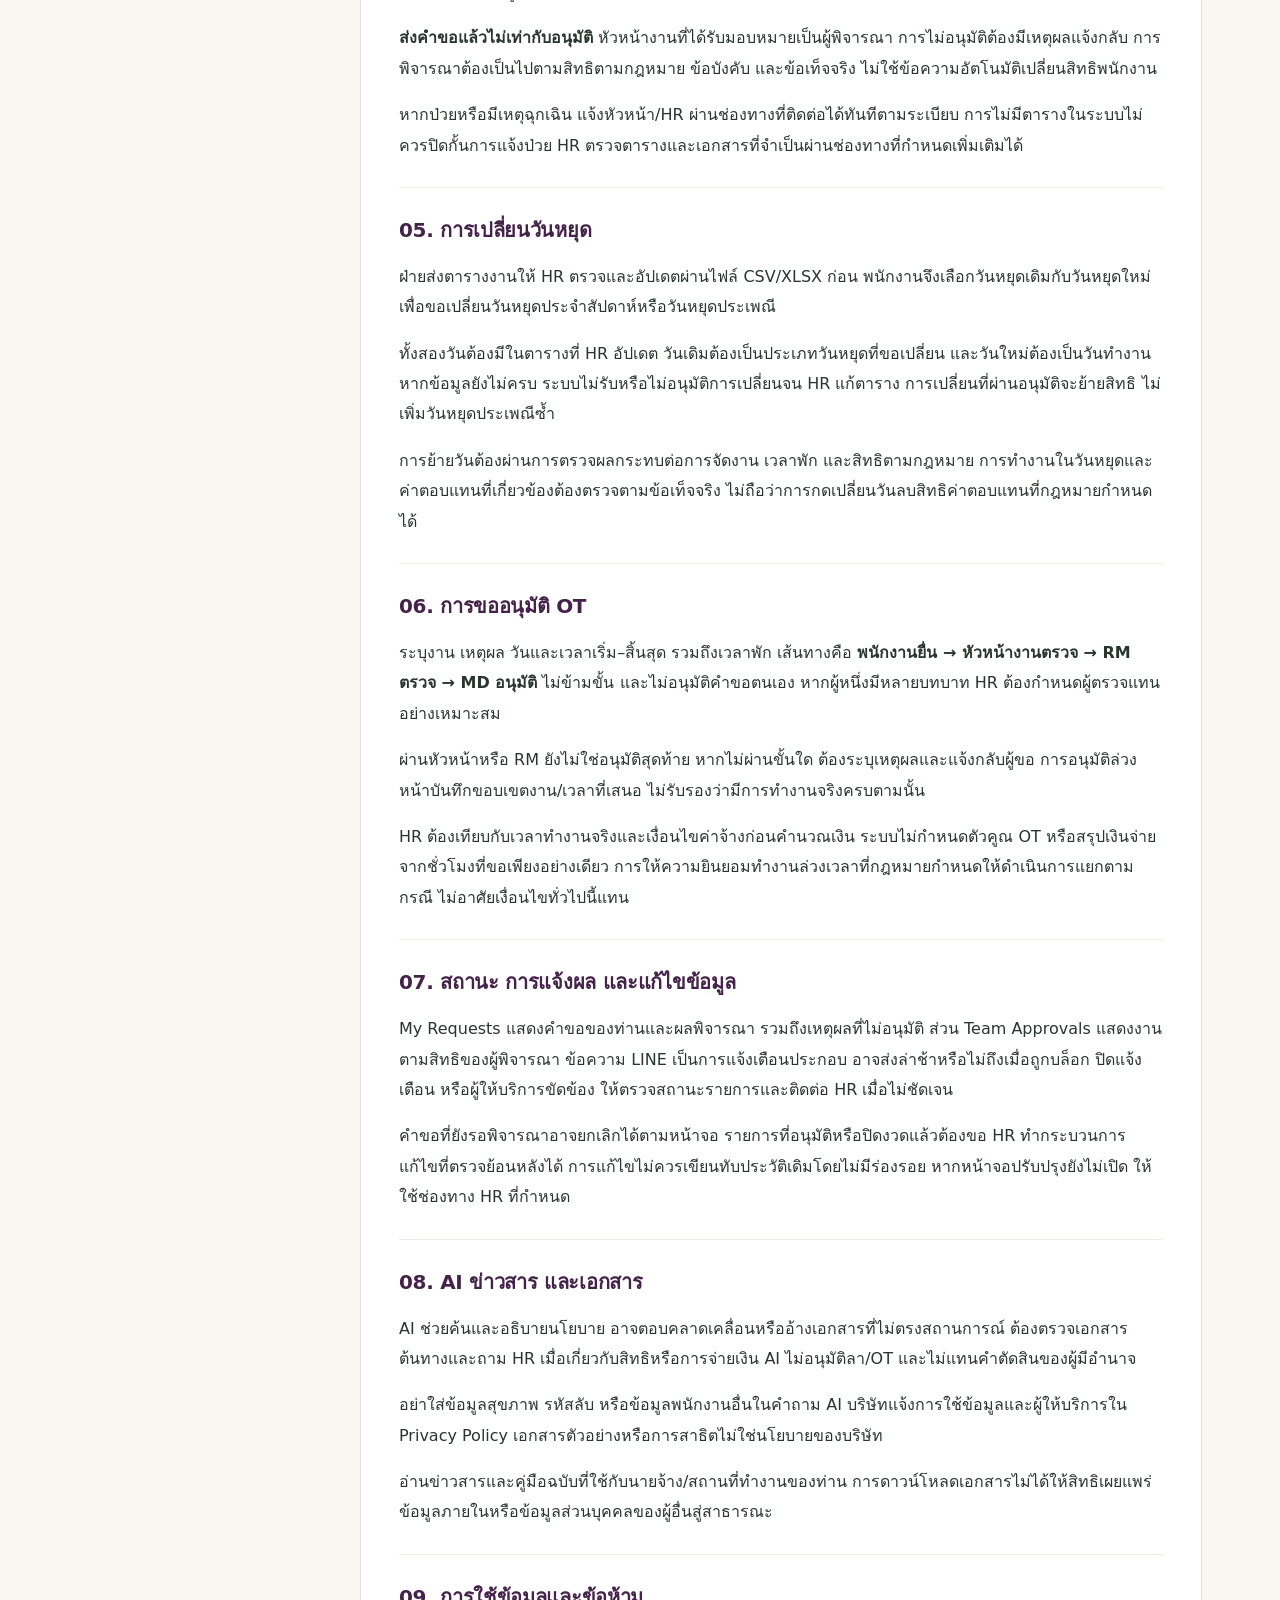
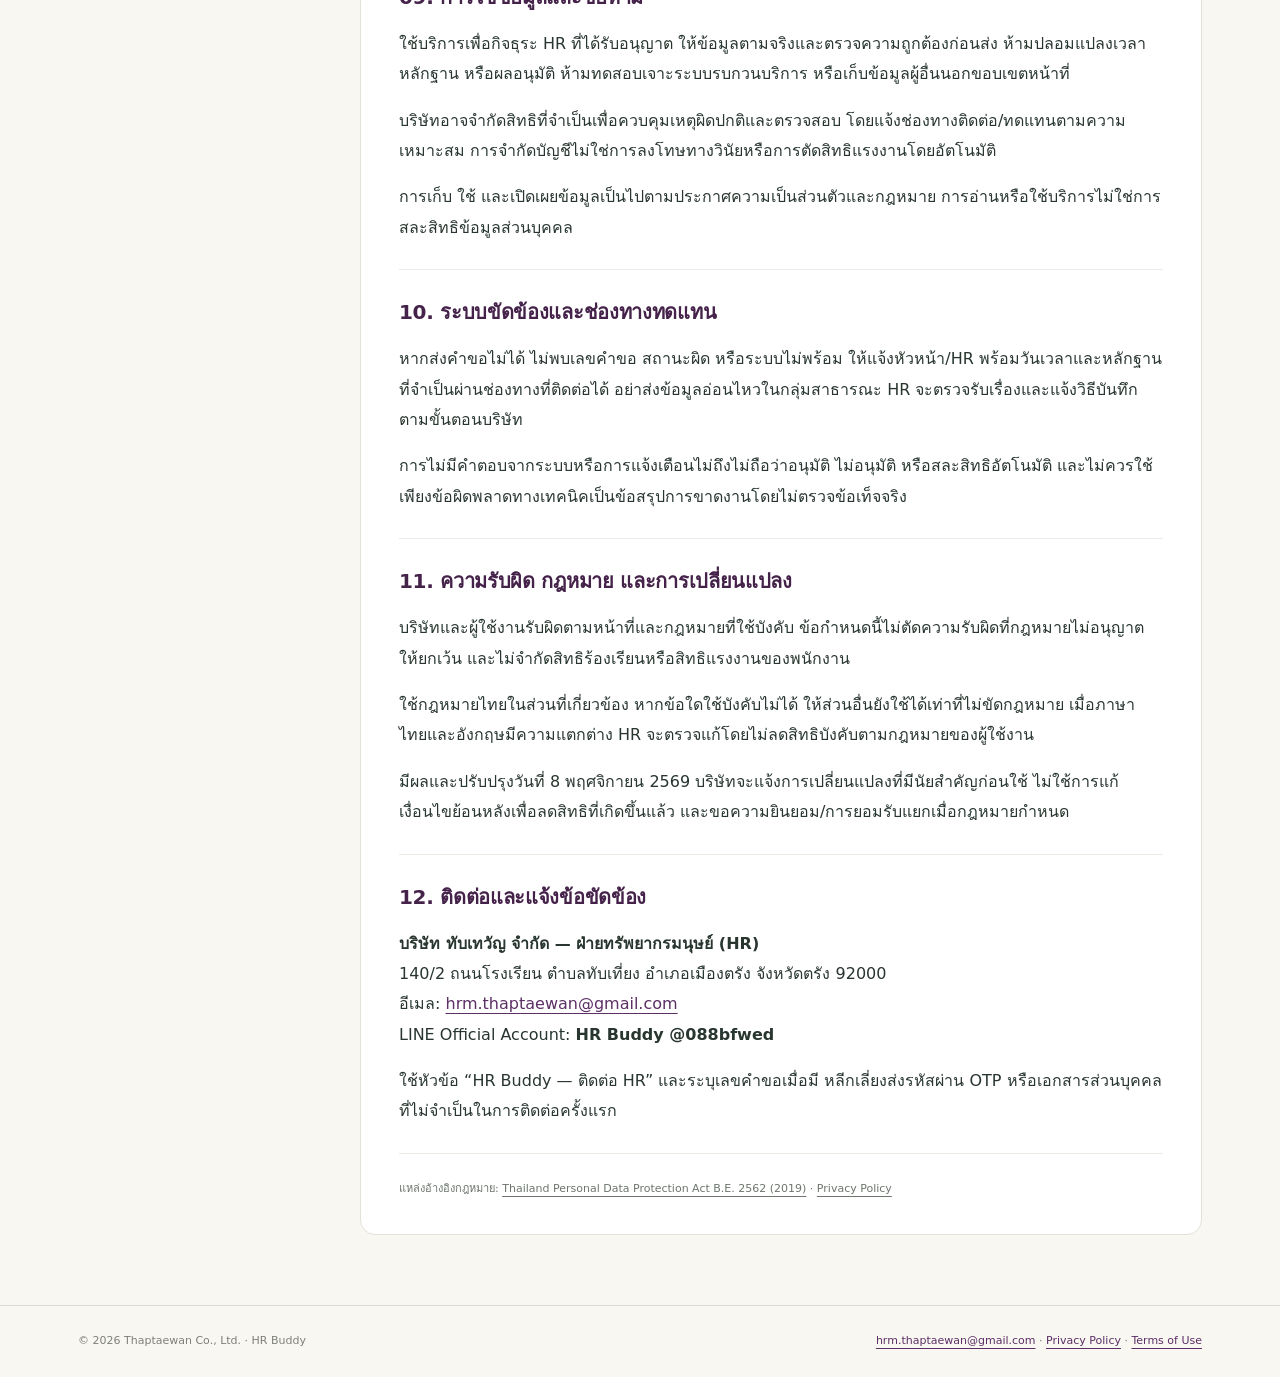
<file: static/terms.html>
<!doctype html><html lang="th"><head><meta charset="utf-8"><meta name="viewport" content="width=device-width,initial-scale=1"><meta name="description" content="HR Buddy Terms of Use — Thaptaewan Co., Ltd. Employee services via LINE OA @088bfwed. Thai and English."><meta name="referrer" content="same-origin"><meta name="color-scheme" content="light"><title>Terms of Use | HR Buddy · Thaptaewan</title><style>*{box-sizing:border-box}html{scroll-behavior:smooth}body{margin:0;color:#28362f;background:#f8f7f2;font:16px/1.9 system-ui,-apple-system,"Segoe UI",sans-serif}a{color:#5c2f65;text-underline-offset:4px}header{border-bottom:1px solid #dfddd4;background:#fff;position:sticky;top:0;z-index:2}.top{max-width:1180px;margin:auto;padding:18px 28px;display:flex;align-items:center;justify-content:space-between;gap:20px}.brand{text-decoration:none;color:#45224a;font-size:22px;font-weight:800;letter-spacing:-.6px}.brand small{display:block;font-size:10px;letter-spacing:2px;color:#7b777b}.tools{display:flex;gap:7px;align-items:center;flex-wrap:wrap}button,.pill{font:inherit;font-size:12px;padding:9px 13px;border:1px solid #d7d4d7;border-radius:99px;background:white;color:#53325a;cursor:pointer;text-decoration:none}button[aria-pressed=true]{background:#45224a;color:white;border-color:#45224a}button:focus-visible,a:focus-visible{outline:3px solid #9bb7ab;outline-offset:4px}.skip{position:absolute;left:-9999px}.skip:focus{left:15px;top:15px;z-index:10;background:#fff;padding:12px}.hero{max-width:1180px;margin:auto;padding:54px 28px 34px}.eyebrow{font-size:11px;letter-spacing:2px;font-weight:700;color:#7a6d7b;text-transform:uppercase}h1{font-size:clamp(30px,4vw,48px);line-height:1.25;color:#45224a;letter-spacing:-1.4px;margin:16px 0}h1 span{display:block;font-size:18px;letter-spacing:0;color:#67656a;margin-top:13px;font-weight:500}.meta{display:flex;gap:10px;flex-wrap:wrap;font-size:11px;color:#686b66}.meta span{border:1px solid #deded4;border-radius:6px;padding:3px 9px}.intro{max-width:780px;color:#667168;margin:23px 0 0}.wrap{display:grid;grid-template-columns:240px minmax(0,1fr);gap:42px;max-width:1180px;margin:auto;padding:0 28px 70px}.toc{align-self:start;position:sticky;top:120px;border-top:2px solid #45224a;padding-top:17px}.toc strong{font-size:12px}.toc ol{padding:0;list-style:none;counter-reset:item}.toc li{counter-increment:item;margin:0 0 10px}.toc li a{display:flex;gap:10px;font-size:12px;line-height:1.6;color:#5c665e;text-decoration:none}.toc li a:before{content:counter(item,decimal-leading-zero);font-size:10px;color:#9b869d;padding-top:3px}article{background:white;border:1px solid #e4e1da;border-radius:15px;padding:18px 38px 35px}section{padding:26px 0;border-bottom:1px solid #eeeae5;scroll-margin-top:120px}section:last-child{border:0}h2{font-size:20px;line-height:1.6;color:#45224a;letter-spacing:-.3px;margin:0 0 16px}p{margin:0 0 16px}p:last-child{margin-bottom:0}li{margin-bottom:9px}ul{padding-left:23px}table{border-collapse:collapse;width:100%;font-size:14px;line-height:1.8}th,td{padding:14px;border-bottom:1px solid #e5e5de;text-align:left;vertical-align:top}th{background:#f1edf2;color:#503258;font-size:12px}td:first-child{width:28%;font-weight:600}.table-wrap{overflow:auto}.note{background:#f1f4ef;border-left:3px solid #7b9c8a;border-radius:0 8px 8px 0;padding:18px 22px;font-size:13px;color:#42604c;max-width:1180px;margin:0 auto 32px}.note-wrap{padding:0 28px}.references{font-size:11px;color:#6d756d;margin-top:25px;line-height:1.8}.references a{color:#6d756d}footer{border-top:1px solid #dddcd2;padding:25px 28px;color:#7e8078;font-size:11px}.foot{max-width:1124px;margin:auto;display:flex;justify-content:space-between;gap:20px;flex-wrap:wrap}[hidden]{display:none!important}@media(max-width:800px){.wrap{display:block;padding:0 18px 40px}.top{padding:14px 18px}.brand{font-size:19px}.brand small{font-size:8px}.tools{gap:4px}button,.pill{padding:7px 9px;font-size:10px}.hero{padding:32px 20px 25px}article{padding:10px 23px 25px}.toc{position:static;margin-bottom:25px;padding-top:13px}.toc ol{display:grid;grid-template-columns:1fr 1fr;gap:8px 15px}.toc li{margin:0}.toc li a{font-size:11px}.note-wrap{padding:0 18px}.note{font-size:12px}section{padding:23px 0}h2{font-size:18px}body{font-size:15px}td:first-child{width:30%}th,td{padding:10px;min-width:120px}h1{letter-spacing:-.6px}}@media print{header,.toc,.tools,.skip,.note-wrap{display:none!important}body{background:#fff;color:#111;font-size:11pt;line-height:1.6}.hero{padding:10px 0 20px}.wrap{display:block;padding:0}article{border:0;padding:0}section{padding:16px 0;break-inside:auto}h2{break-after:avoid}p,li{orphans:3;widows:3}a{color:#111}footer{margin-top:20px}h1{font-size:26pt}.meta{font-size:9pt}table{font-size:10pt}}</style></head><body><a class="skip" href="#main">Skip to content</a><header><div class="top"><a class="brand" href="/">HR Buddy<small>THAPTAEWAN · STAFF SERVICES</small></a><div class="tools"><button id="lang-th" type="button" aria-pressed="true">ภาษาไทย</button><button id="lang-en" type="button" aria-pressed="false">English</button><a class="pill" href="privacy.html">Privacy Policy</a><button id="print" type="button">Print / PDF</button></div></div></header><main id="main"><div class="hero"><div class="eyebrow">HR BUDDY · POLICY &amp; TRUST</div><h1><span id="title-main" style="font:inherit;color:inherit;letter-spacing:inherit;margin:0">เงื่อนไขการใช้บริการ</span><span id="title-sub">Terms of Use</span></h1><div class="meta"><span>Version 1.0</span><span>Effective / Updated: 8 November 2026</span><span>LINE OA @088bfwed</span></div><p class="intro language" data-language="th">สำหรับการสื่อสารและบริการพนักงานผ่าน HR Buddy ของบริษัท ทับเทวัญ จำกัด อ่านฉบับภาษาไทยหรือภาษาอังกฤษได้โดยไม่ต้องลงชื่อเข้าใช้</p><p class="intro language" data-language="en" hidden>For HR communication and employee services through HR Buddy, operated by Thaptaewan Co., Ltd. Available in Thai and English without sign-in.</p></div><div class="note-wrap"><div class="note language" data-language="th"><strong>สถานะบริการ:</strong> ระบบลา เปลี่ยนวันหยุด OT และการเชื่อมเงินเดือนอยู่ระหว่างเตรียมเปิดใช้งาน ให้ใช้ช่องทาง HR ที่ได้รับแจ้งจนกว่าบริษัทจะประกาศเปิดรับคำขอจริง</div><div class="note language" data-language="en" hidden><strong>Service status:</strong> Leave, day-off changes, OT and payroll connections are being prepared. Use the designated HR channel until the Company announces live submissions.</div></div><div class="wrap language" data-language="th" lang="th" ><aside class="toc"><strong>ในหน้านี้</strong><ol><li><a href="#th-01">ผู้ให้บริการและผู้ใช้งาน</a></li><li><a href="#th-02">บริการและสถานะการเปิดใช้งาน</a></li><li><a href="#th-03">บัญชีและการยืนยันตัวตน</a></li><li><a href="#th-04">การลา</a></li><li><a href="#th-05">การเปลี่ยนวันหยุด</a></li><li><a href="#th-06">การขออนุมัติ OT</a></li><li><a href="#th-07">สถานะ การแจ้งผล และแก้ไขข้อมูล</a></li><li><a href="#th-08">AI ข่าวสาร และเอกสาร</a></li><li><a href="#th-09">การใช้ข้อมูลและข้อห้าม</a></li><li><a href="#th-10">ระบบขัดข้องและช่องทางทดแทน</a></li><li><a href="#th-11">ความรับผิด กฎหมาย และการเปลี่ยนแปลง</a></li><li><a href="#th-12">ติดต่อและแจ้งข้อขัดข้อง</a></li></ol></aside><article><section id="th-01"><h2>01. ผู้ให้บริการและผู้ใช้งาน</h2><p><strong>บริษัท ทับเทวัญ จำกัด — ฝ่ายทรัพยากรมนุษย์ (HR)</strong><br>140/2 ถนนโรงเรียน ตำบลทับเที่ยง อำเภอเมืองตรัง จังหวัดตรัง 92000<br>อีเมล: <a href="mailto:hrm.thaptaewan@gmail.com">hrm.thaptaewan@gmail.com</a><br>LINE Official Account: <strong>HR Buddy @088bfwed</strong></p><p>เงื่อนไขนี้ใช้กับ HR Buddy ของบริษัท ทับเทวัญ จำกัด สำหรับพนักงานและบุคคลที่บริษัทอนุญาต รวมถึงผู้ตรวจคำขอและ HR เฉพาะหน้าที่ที่ได้รับมอบหมาย การเป็นเพื่อน LINE OA ไม่ทำให้ได้รับสิทธิเข้าถึงข้อมูล HR โดยอัตโนมัติ</p><p>เงื่อนไขนี้กำหนดการใช้ช่องทางดิจิทัล ไม่แทนสัญญาจ้าง ข้อบังคับการทำงาน หรือสิทธิที่กฎหมายคุ้มครอง และไม่ใช่การยินยอมทำ OT ทุกครั้งหรือยินยอมใช้ข้อมูลอ่อนไหวทุกประเภท</p></section><section id="th-02"><h2>02. บริการและสถานะการเปิดใช้งาน</h2><p>เมนูที่เตรียมไว้ ได้แก่ AI HR Assistant, Apply Leave, Change Day Off, Request OT, My Requests และ Handbook &amp; Forms ข่าวสารบริษัทและข้อมูลติดต่อ HR รวมอยู่ใน AI HR Assistant</p><p>ลา เปลี่ยนวันหยุด โอที และการเชื่อมเงินเดือนยังอยู่ระหว่างเตรียมเปิดใช้ หน้าสาธิตมีไว้ทดลองเท่านั้น HR จะแจ้งช่องทางจริงและวันเปิดใช้งาน ฟังก์ชันที่ยังไม่เปิดไม่ถือว่ารับคำขอเพียงเพราะมีภาพเมนูแสดง</p></section><section id="th-03"><h2>03. บัญชีและการยืนยันตัวตน</h2><p>ใช้บัญชี LINE ของตนเอง ให้ข้อมูลที่ถูกต้อง และให้ HR ตรวจเชื่อมกับรหัสพนักงานก่อนใช้ข้อมูลเฉพาะบุคคล ผู้ขอไม่สามารถตั้งตนเองเป็นผู้อนุมัติหรือเปลี่ยนเส้นทางอนุมัติเองได้</p><p>ห้ามแบ่งปันรหัสผ่าน OTP, access token หรือบัญชีผู้ดูแล ห้ามสวมสิทธิหรือเปิดข้อมูลที่ไม่เกี่ยวกับหน้าที่ หากบัญชีสูญหาย ถูกใช้โดยผู้อื่น หรือพ้นหน้าที่ผู้อนุมัติ ให้แจ้ง HR เพื่อแก้สิทธิ และใช้ช่องทางทดแทนระหว่างตรวจสอบ</p></section><section id="th-04"><h2>04. การลา</h2><p>เมื่อเปิดระบบแล้ว พนักงานเลือกประเภทลาป่วย ลากิจ หรือลาพักร้อน ระบุวันที่ ระยะเต็มวัน/ครึ่งวันตามแบบ และส่งคำขอให้ผู้รับผิดชอบพิจารณา ต้องตรวจเลขคำขอและสถานะใน My Requests</p><p><strong>ส่งคำขอแล้วไม่เท่ากับอนุมัติ</strong> หัวหน้างานที่ได้รับมอบหมายเป็นผู้พิจารณา การไม่อนุมัติต้องมีเหตุผลแจ้งกลับ การพิจารณาต้องเป็นไปตามสิทธิตามกฎหมาย ข้อบังคับ และข้อเท็จจริง ไม่ใช้ข้อความอัตโนมัติเปลี่ยนสิทธิพนักงาน</p><p>หากป่วยหรือมีเหตุฉุกเฉิน แจ้งหัวหน้า/HR ผ่านช่องทางที่ติดต่อได้ทันทีตามระเบียบ การไม่มีตารางในระบบไม่ควรปิดกั้นการแจ้งป่วย HR ตรวจตารางและเอกสารที่จำเป็นผ่านช่องทางที่กำหนดเพิ่มเติมได้</p></section><section id="th-05"><h2>05. การเปลี่ยนวันหยุด</h2><p>ฝ่ายส่งตารางงานให้ HR ตรวจและอัปเดตผ่านไฟล์ CSV/XLSX ก่อน พนักงานจึงเลือกวันหยุดเดิมกับวันหยุดใหม่เพื่อขอเปลี่ยนวันหยุดประจำสัปดาห์หรือวันหยุดประเพณี</p><p>ทั้งสองวันต้องมีในตารางที่ HR อัปเดต วันเดิมต้องเป็นประเภทวันหยุดที่ขอเปลี่ยน และวันใหม่ต้องเป็นวันทำงาน หากข้อมูลยังไม่ครบ ระบบไม่รับหรือไม่อนุมัติการเปลี่ยนจน HR แก้ตาราง การเปลี่ยนที่ผ่านอนุมัติจะย้ายสิทธิ ไม่เพิ่มวันหยุดประเพณีซ้ำ</p><p>การย้ายวันต้องผ่านการตรวจผลกระทบต่อการจัดงาน เวลาพัก และสิทธิตามกฎหมาย การทำงานในวันหยุดและค่าตอบแทนที่เกี่ยวข้องต้องตรวจตามข้อเท็จจริง ไม่ถือว่าการกดเปลี่ยนวันลบสิทธิค่าตอบแทนที่กฎหมายกำหนดได้</p></section><section id="th-06"><h2>06. การขออนุมัติ OT</h2><p>ระบุงาน เหตุผล วันและเวลาเริ่ม–สิ้นสุด รวมถึงเวลาพัก เส้นทางคือ <strong>พนักงานยื่น → หัวหน้างานตรวจ → RM ตรวจ → MD อนุมัติ</strong> ไม่ข้ามขั้น และไม่อนุมัติคำขอตนเอง หากผู้หนึ่งมีหลายบทบาท HR ต้องกำหนดผู้ตรวจแทนอย่างเหมาะสม</p><p>ผ่านหัวหน้าหรือ RM ยังไม่ใช่อนุมัติสุดท้าย หากไม่ผ่านขั้นใด ต้องระบุเหตุผลและแจ้งกลับผู้ขอ การอนุมัติล่วงหน้าบันทึกขอบเขตงาน/เวลาที่เสนอ ไม่รับรองว่ามีการทำงานจริงครบตามนั้น</p><p>HR ต้องเทียบกับเวลาทำงานจริงและเงื่อนไขค่าจ้างก่อนคำนวณเงิน ระบบไม่กำหนดตัวคูณ OT หรือสรุปเงินจ่ายจากชั่วโมงที่ขอเพียงอย่างเดียว การให้ความยินยอมทำงานล่วงเวลาที่กฎหมายกำหนดให้ดำเนินการแยกตามกรณี ไม่อาศัยเงื่อนไขทั่วไปนี้แทน</p></section><section id="th-07"><h2>07. สถานะ การแจ้งผล และแก้ไขข้อมูล</h2><p>My Requests แสดงคำขอของท่านและผลพิจารณา รวมถึงเหตุผลที่ไม่อนุมัติ ส่วน Team Approvals แสดงงานตามสิทธิของผู้พิจารณา ข้อความ LINE เป็นการแจ้งเตือนประกอบ อาจส่งล่าช้าหรือไม่ถึงเมื่อถูกบล็อก ปิดแจ้งเตือน หรือผู้ให้บริการขัดข้อง ให้ตรวจสถานะรายการและติดต่อ HR เมื่อไม่ชัดเจน</p><p>คำขอที่ยังรอพิจารณาอาจยกเลิกได้ตามหน้าจอ รายการที่อนุมัติหรือปิดงวดแล้วต้องขอ HR ทำกระบวนการแก้ไขที่ตรวจย้อนหลังได้ การแก้ไขไม่ควรเขียนทับประวัติเดิมโดยไม่มีร่องรอย หากหน้าจอปรับปรุงยังไม่เปิด ให้ใช้ช่องทาง HR ที่กำหนด</p></section><section id="th-08"><h2>08. AI ข่าวสาร และเอกสาร</h2><p>AI ช่วยค้นและอธิบายนโยบาย อาจตอบคลาดเคลื่อนหรืออ้างเอกสารที่ไม่ตรงสถานการณ์ ต้องตรวจเอกสารต้นทางและถาม HR เมื่อเกี่ยวกับสิทธิหรือการจ่ายเงิน AI ไม่อนุมัติลา/OT และไม่แทนคำตัดสินของผู้มีอำนาจ</p><p>อย่าใส่ข้อมูลสุขภาพ รหัสลับ หรือข้อมูลพนักงานอื่นในคำถาม AI บริษัทแจ้งการใช้ข้อมูลและผู้ให้บริการใน Privacy Policy เอกสารตัวอย่างหรือการสาธิตไม่ใช่นโยบายของบริษัท</p><p>อ่านข่าวสารและคู่มือฉบับที่ใช้กับนายจ้าง/สถานที่ทำงานของท่าน การดาวน์โหลดเอกสารไม่ได้ให้สิทธิเผยแพร่ข้อมูลภายในหรือข้อมูลส่วนบุคคลของผู้อื่นสู่สาธารณะ</p></section><section id="th-09"><h2>09. การใช้ข้อมูลและข้อห้าม</h2><p>ใช้บริการเพื่อกิจธุระ HR ที่ได้รับอนุญาต ให้ข้อมูลตามจริงและตรวจความถูกต้องก่อนส่ง ห้ามปลอมแปลงเวลา หลักฐาน หรือผลอนุมัติ ห้ามทดสอบเจาะระบบรบกวนบริการ หรือเก็บข้อมูลผู้อื่นนอกขอบเขตหน้าที่</p><p>บริษัทอาจจำกัดสิทธิที่จำเป็นเพื่อควบคุมเหตุผิดปกติและตรวจสอบ โดยแจ้งช่องทางติดต่อ/ทดแทนตามความเหมาะสม การจำกัดบัญชีไม่ใช่การลงโทษทางวินัยหรือการตัดสิทธิแรงงานโดยอัตโนมัติ</p><p>การเก็บ ใช้ และเปิดเผยข้อมูลเป็นไปตามประกาศความเป็นส่วนตัวและกฎหมาย การอ่านหรือใช้บริการไม่ใช่การสละสิทธิข้อมูลส่วนบุคคล</p></section><section id="th-10"><h2>10. ระบบขัดข้องและช่องทางทดแทน</h2><p>หากส่งคำขอไม่ได้ ไม่พบเลขคำขอ สถานะผิด หรือระบบไม่พร้อม ให้แจ้งหัวหน้า/HR พร้อมวันเวลาและหลักฐานที่จำเป็นผ่านช่องทางที่ติดต่อได้ อย่าส่งข้อมูลอ่อนไหวในกลุ่มสาธารณะ HR จะตรวจรับเรื่องและแจ้งวิธีบันทึกตามขั้นตอนบริษัท</p><p>การไม่มีคำตอบจากระบบหรือการแจ้งเตือนไม่ถึงไม่ถือว่าอนุมัติ ไม่อนุมัติ หรือสละสิทธิอัตโนมัติ และไม่ควรใช้เพียงข้อผิดพลาดทางเทคนิคเป็นข้อสรุปการขาดงานโดยไม่ตรวจข้อเท็จจริง</p></section><section id="th-11"><h2>11. ความรับผิด กฎหมาย และการเปลี่ยนแปลง</h2><p>บริษัทและผู้ใช้งานรับผิดตามหน้าที่และกฎหมายที่ใช้บังคับ ข้อกำหนดนี้ไม่ตัดความรับผิดที่กฎหมายไม่อนุญาตให้ยกเว้น และไม่จำกัดสิทธิร้องเรียนหรือสิทธิแรงงานของพนักงาน</p><p>ใช้กฎหมายไทยในส่วนที่เกี่ยวข้อง หากข้อใดใช้บังคับไม่ได้ ให้ส่วนอื่นยังใช้ได้เท่าที่ไม่ขัดกฎหมาย เมื่อภาษาไทยและอังกฤษมีความแตกต่าง HR จะตรวจแก้โดยไม่ลดสิทธิบังคับตามกฎหมายของผู้ใช้งาน</p><p>มีผลและปรับปรุงวันที่ 8 พฤศจิกายน 2569 บริษัทจะแจ้งการเปลี่ยนแปลงที่มีนัยสำคัญก่อนใช้ ไม่ใช้การแก้เงื่อนไขย้อนหลังเพื่อลดสิทธิที่เกิดขึ้นแล้ว และขอความยินยอม/การยอมรับแยกเมื่อกฎหมายกำหนด</p></section><section id="th-12"><h2>12. ติดต่อและแจ้งข้อขัดข้อง</h2><p><strong>บริษัท ทับเทวัญ จำกัด — ฝ่ายทรัพยากรมนุษย์ (HR)</strong><br>140/2 ถนนโรงเรียน ตำบลทับเที่ยง อำเภอเมืองตรัง จังหวัดตรัง 92000<br>อีเมล: <a href="mailto:hrm.thaptaewan@gmail.com">hrm.thaptaewan@gmail.com</a><br>LINE Official Account: <strong>HR Buddy @088bfwed</strong></p><p>ใช้หัวข้อ “HR Buddy — ติดต่อ HR” และระบุเลขคำขอเมื่อมี หลีกเลี่ยงส่งรหัสผ่าน OTP หรือเอกสารส่วนบุคคลที่ไม่จำเป็นในการติดต่อครั้งแรก</p></section><div class="references">แหล่งอ้างอิงกฎหมาย: <a href="https://www.epad.go.th/fileupload/3589927270.pdf" target="_blank" rel="noopener">Thailand Personal Data Protection Act B.E. 2562 (2019)</a> · <a href="privacy.html">Privacy Policy</a></div></article></div><div class="wrap language" data-language="en" lang="en" hidden><aside class="toc"><strong>ON THIS PAGE</strong><ol><li><a href="#en-01">Operator and authorized users</a></li><li><a href="#en-02">Services and rollout</a></li><li><a href="#en-03">Accounts and identity</a></li><li><a href="#en-04">Leave requests</a></li><li><a href="#en-05">Day-off changes</a></li><li><a href="#en-06">Overtime requests</a></li><li><a href="#en-07">Status, notifications and corrections</a></li><li><a href="#en-08">AI, news and documents</a></li><li><a href="#en-09">Acceptable use and data</a></li><li><a href="#en-10">Outages and alternatives</a></li><li><a href="#en-11">Responsibility, law and updates</a></li><li><a href="#en-12">Contact and assistance</a></li></ol></aside><article><section id="en-01"><h2>01. Operator and authorized users</h2><p><strong>Thaptaewan Co., Ltd. — Human Resources</strong><br>140/2 Rong Rian Road, Thap Thiang, Mueang Trang, Trang 92000, Thailand<br>Email: <a href="mailto:hrm.thaptaewan@gmail.com">hrm.thaptaewan@gmail.com</a><br>LINE Official Account: <strong>HR Buddy @088bfwed</strong></p><p>These terms govern HR Buddy operated by Thaptaewan Co., Ltd. for employees and other authorized users, including assigned reviewers and HR within their duties. Adding the LINE OA does not automatically grant access to HR records.</p><p>These are digital-service terms, not a replacement employment contract, work rules or statutory rights. They are not blanket agreement to work overtime or consent to every sensitive-data use.</p></section><section id="en-02"><h2>02. Services and rollout</h2><p>The prepared menu contains AI HR Assistant, Apply Leave, Change Day Off, Request OT, My Requests and Handbook &amp; Forms. Company news and HR contact details are grouped under AI HR Assistant.</p><p>Leave, day-off changes, OT and payroll connections are being prepared. Demonstrations are for testing only. HR will announce the live channel and opening date. A displayed menu does not by itself accept requests for a function that is not live.</p></section><section id="en-03"><h2>03. Accounts and identity</h2><p>Use your own LINE account and accurate information. HR must verify its link to your employee record before personal services are used. Applicants cannot appoint themselves as approvers or change their own approval route.</p><p>Do not share passwords, OTPs, access tokens or administrator accounts, impersonate others or access records outside your duties. Notify HR of account loss, misuse or a changed reviewer role, and use the alternative process while access is checked.</p></section><section id="en-04"><h2>04. Leave requests</h2><p>Once live, select sick, personal or annual leave, the dates and full/half-day duration, and submit to the assigned reviewer. Check the request reference and status in My Requests.</p><p><strong>Submission does not mean approval.</strong> The assigned supervisor reviews the request, with a reason communicated for a decline. Decisions must respect applicable law, Company work rules and the facts; an automated message does not alter employee rights.</p><p>For illness or emergencies, contact your supervisor/HR through an available channel under the applicable rules. A missing roster must not prevent a sick-leave notice. HR may complete the schedule and obtain necessary evidence through its designated channel.</p></section><section id="en-05"><h2>05. Day-off changes</h2><p>Departments send work rosters for HR to check and update by CSV/XLSX before employees request a weekly day-off or public-holiday change.</p><p>Both dates must exist in the HR-updated roster. The original must have the requested day-off type and the replacement must be a workday. An incomplete roster prevents submission or approval until HR corrects it. An approved public-holiday change moves the entitlement rather than duplicating it.</p><p>Review must consider staffing, rest and statutory rights. Working on a holiday and related compensation must be assessed on the actual facts; changing a date in the system does not waive compensation required by law.</p></section><section id="en-06"><h2>06. Overtime requests</h2><p>Specify the task, reason, start/end date and time, and unpaid breaks. The sequence is <strong>Employee submits → Supervisor checks → RM checks → MD approves</strong>. Stages cannot be skipped and applicants cannot approve their own requests. HR must assign suitable delegates where roles would otherwise overlap.</p><p>A supervisor or RM check is not final approval. A decline at any stage requires a reason and notification to the applicant. Advance approval records the proposed scope and time, not proof that all hours were worked.</p><p>HR reconciles actual attendance and applicable wage conditions before calculating pay. Requested hours alone do not determine an OT multiplier or payable amount. Any legally required agreement to overtime must be obtained for the relevant circumstances, rather than replaced by these general terms.</p></section><section id="en-07"><h2>07. Status, notifications and corrections</h2><p>My Requests shows your requests and outcomes, including decline reasons. Team Approvals shows assigned work according to permissions. LINE messages are supplementary notifications and may be delayed or undelivered if blocked, disabled or affected by a provider outage. Check the record and contact HR when unclear.</p><p>Pending requests may be cancelled where the interface allows. Approved or closed-period entries require an auditable HR correction process. History should not be silently overwritten. Use HR’s designated process when a correction screen is not yet available.</p></section><section id="en-08"><h2>08. AI, news and documents</h2><p>AI assists policy search and explanation. It may be inaccurate or rely on material that does not apply to your case. Check the source and ask HR about rights or payment. AI does not approve leave/OT or replace an authorized person’s decision.</p><p>Do not put health information, secrets or another employee’s data in an AI question. The Privacy Policy explains relevant data handling and providers. Sample documents and demonstrations are not Company policy.</p><p>Use the news and handbook applicable to your legal employer/work location. Downloading a document does not authorize public disclosure of internal material or another person’s personal data.</p></section><section id="en-09"><h2>09. Acceptable use and data</h2><p>Use the service for authorized HR matters, provide truthful information and check it before submission. Do not falsify times, evidence or decisions, disrupt/attack the service, or collect other people’s data outside your duties.</p><p>Necessary access restrictions may be applied to contain and investigate incidents, with appropriate contact/alternative arrangements. Account restriction is not an automatic disciplinary sanction or removal of employment rights.</p><p>Collection, use and disclosure follow the Privacy Policy and applicable law. Reading or using the service does not waive personal-data rights.</p></section><section id="en-10"><h2>10. Outages and alternatives</h2><p>If a request cannot be sent, has no reference, shows an incorrect status or the service is unavailable, contact your supervisor/HR through an available channel with the relevant time and necessary evidence. Do not send sensitive information to public groups. HR will check receipt and explain the Company’s recording process.</p><p>No system response or failed notification is automatic approval, refusal or waiver. A technical failure alone should not determine unauthorized absence without checking the facts.</p></section><section id="en-11"><h2>11. Responsibility, law and updates</h2><p>The Company and users remain responsible under their respective duties and applicable law. These terms do not exclude liability that cannot legally be excluded or restrict employee complaint or employment rights.</p><p>Relevant Thai law applies. If a provision cannot be enforced, the remainder applies only to the extent lawful. HR will correct material Thai/English differences without reducing mandatory user rights.</p><p>Effective and last updated: 8 November 2026. Material changes will be communicated before use. Revisions do not retrospectively reduce accrued rights; separate acceptance or consent is requested where legally required.</p></section><section id="en-12"><h2>12. Contact and assistance</h2><p><strong>Thaptaewan Co., Ltd. — Human Resources</strong><br>140/2 Rong Rian Road, Thap Thiang, Mueang Trang, Trang 92000, Thailand<br>Email: <a href="mailto:hrm.thaptaewan@gmail.com">hrm.thaptaewan@gmail.com</a><br>LINE Official Account: <strong>HR Buddy @088bfwed</strong></p><p>Use the subject “HR Buddy — HR assistance” and include a request reference where available. Do not include passwords, OTPs or unnecessary personal documents in your first message.</p></section><div class="references">Legal reference: <a href="https://www.epad.go.th/fileupload/3589927270.pdf" target="_blank" rel="noopener">Thailand Personal Data Protection Act B.E. 2562 (2019)</a> · <a href="privacy.html">Privacy Policy</a></div></article></div></main><footer><div class="foot"><span>© 2026 Thaptaewan Co., Ltd. · HR Buddy</span><span><a href="mailto:hrm.thaptaewan@gmail.com">hrm.thaptaewan@gmail.com</a> · <a href="privacy.html">Privacy Policy</a> · <a href="terms.html">Terms of Use</a></span></div></footer><script>
const titles={"th": ["เงื่อนไขการใช้บริการ", "Terms of Use"], "en": ["Terms of Use", "เงื่อนไขการใช้บริการ"]};
function language(lang){document.documentElement.lang=lang;document.querySelectorAll('.language').forEach(el=>el.hidden=el.dataset.language!==lang);document.getElementById('lang-th').setAttribute('aria-pressed',lang==='th');document.getElementById('lang-en').setAttribute('aria-pressed',lang==='en');document.getElementById('title-main').textContent=titles[lang][0];document.getElementById('title-sub').textContent=titles[lang][1];}
document.getElementById('lang-th').onclick=()=>language('th');document.getElementById('lang-en').onclick=()=>language('en');document.getElementById('print').onclick=()=>window.print();language(new URL(location.href).searchParams.get('lang')==='en'?'en':'th');
</script></body></html>
</file>
